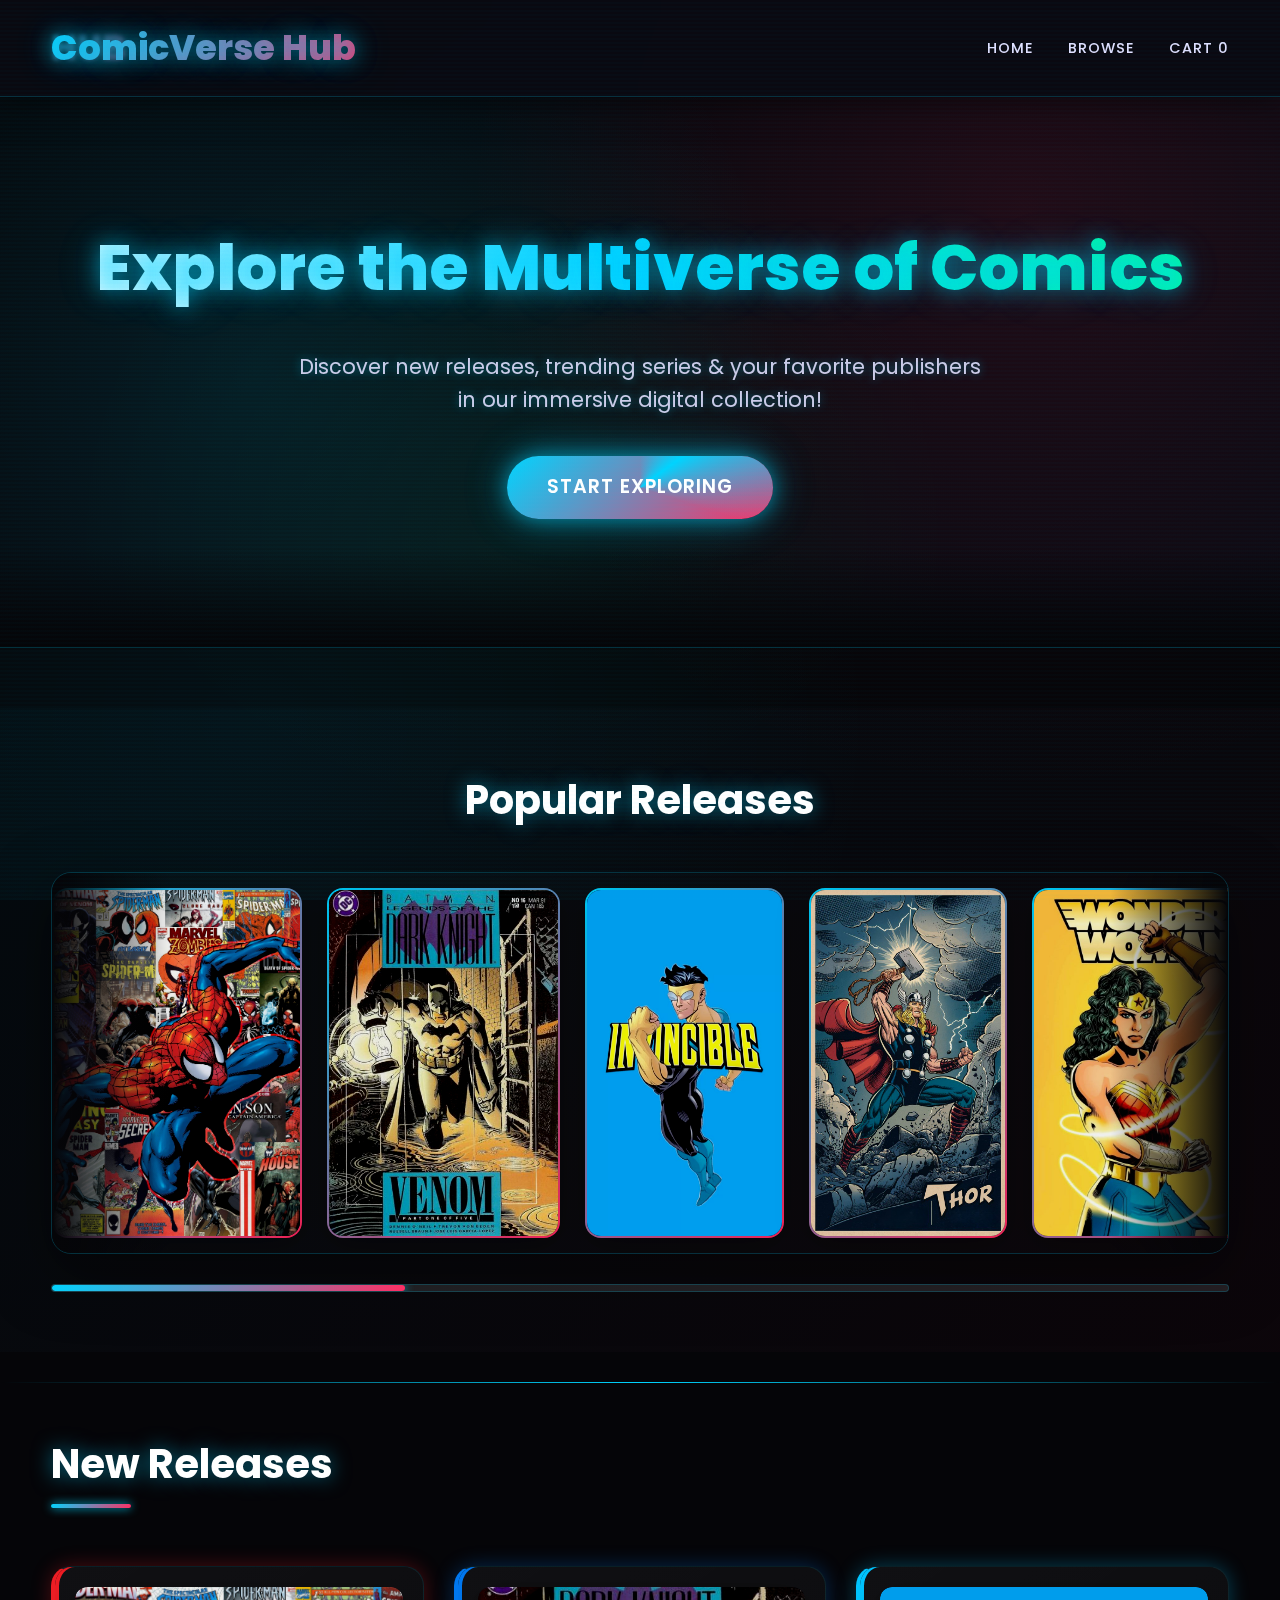
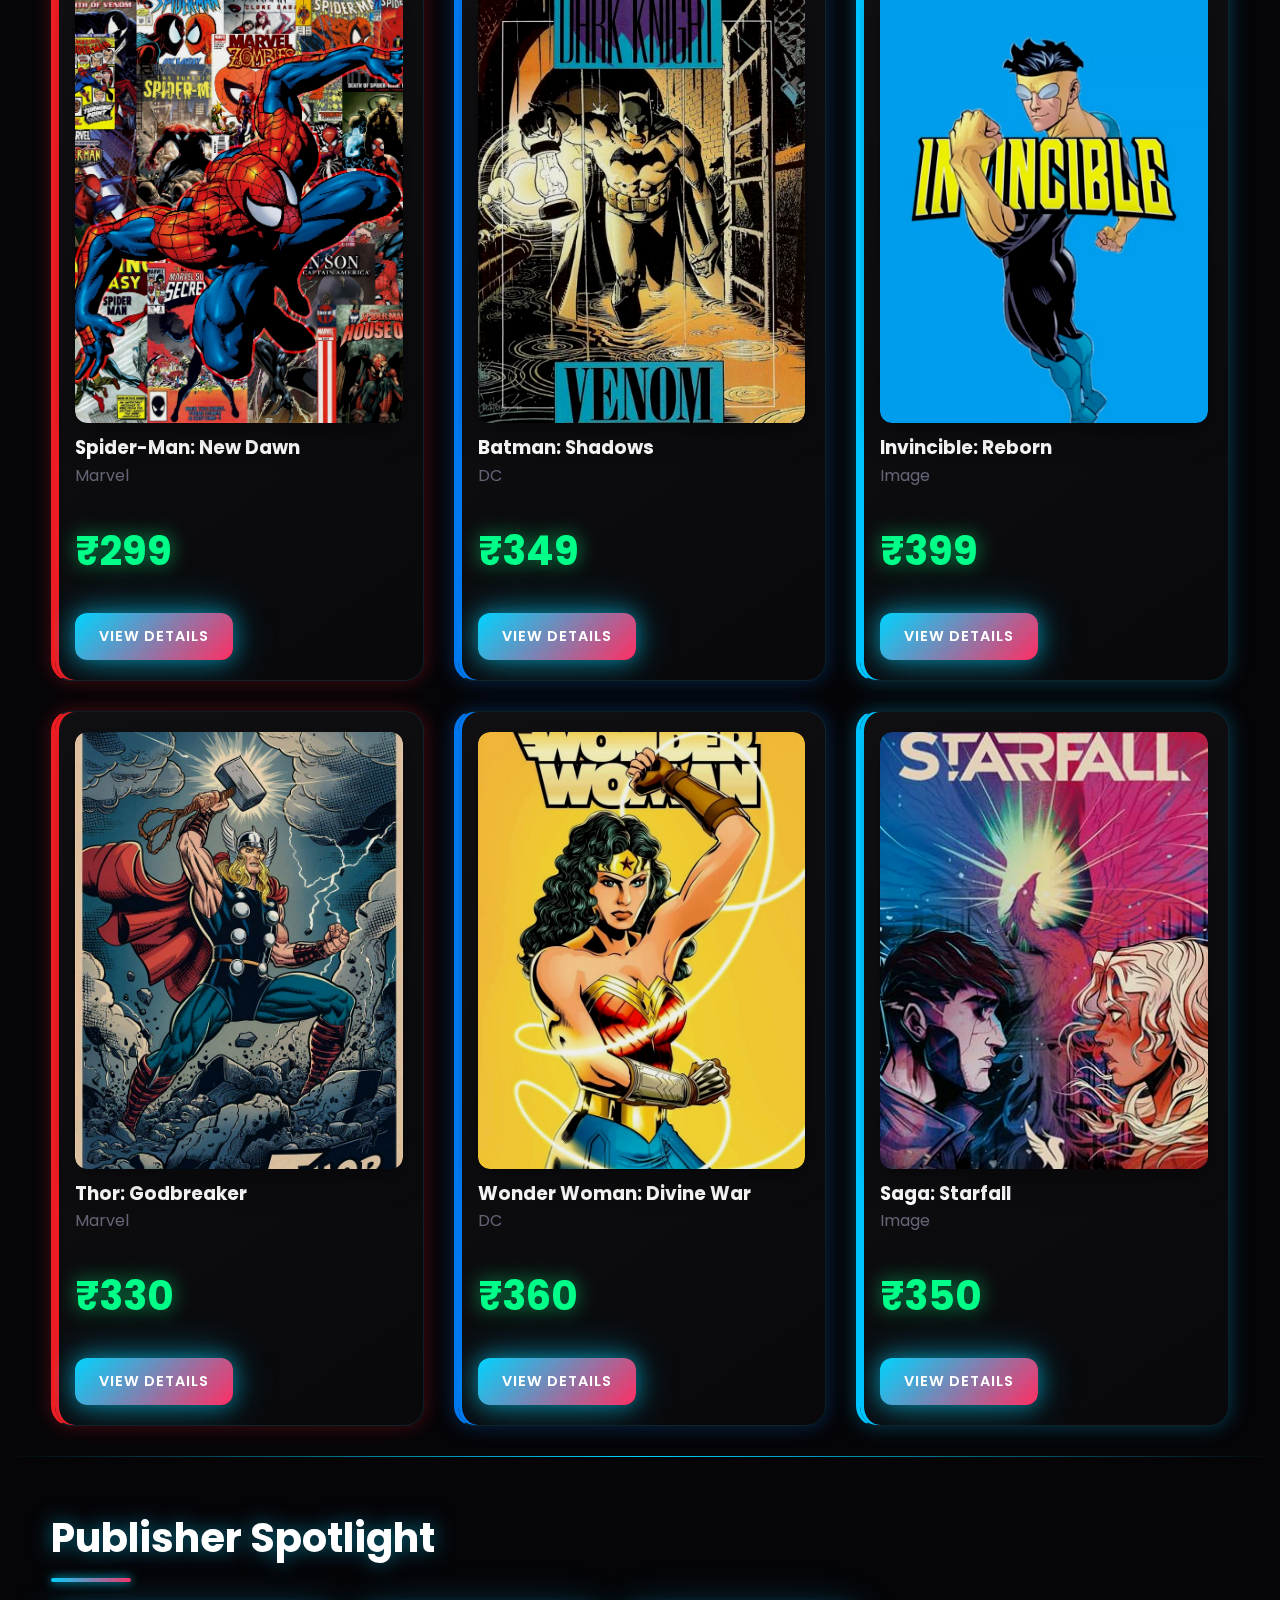
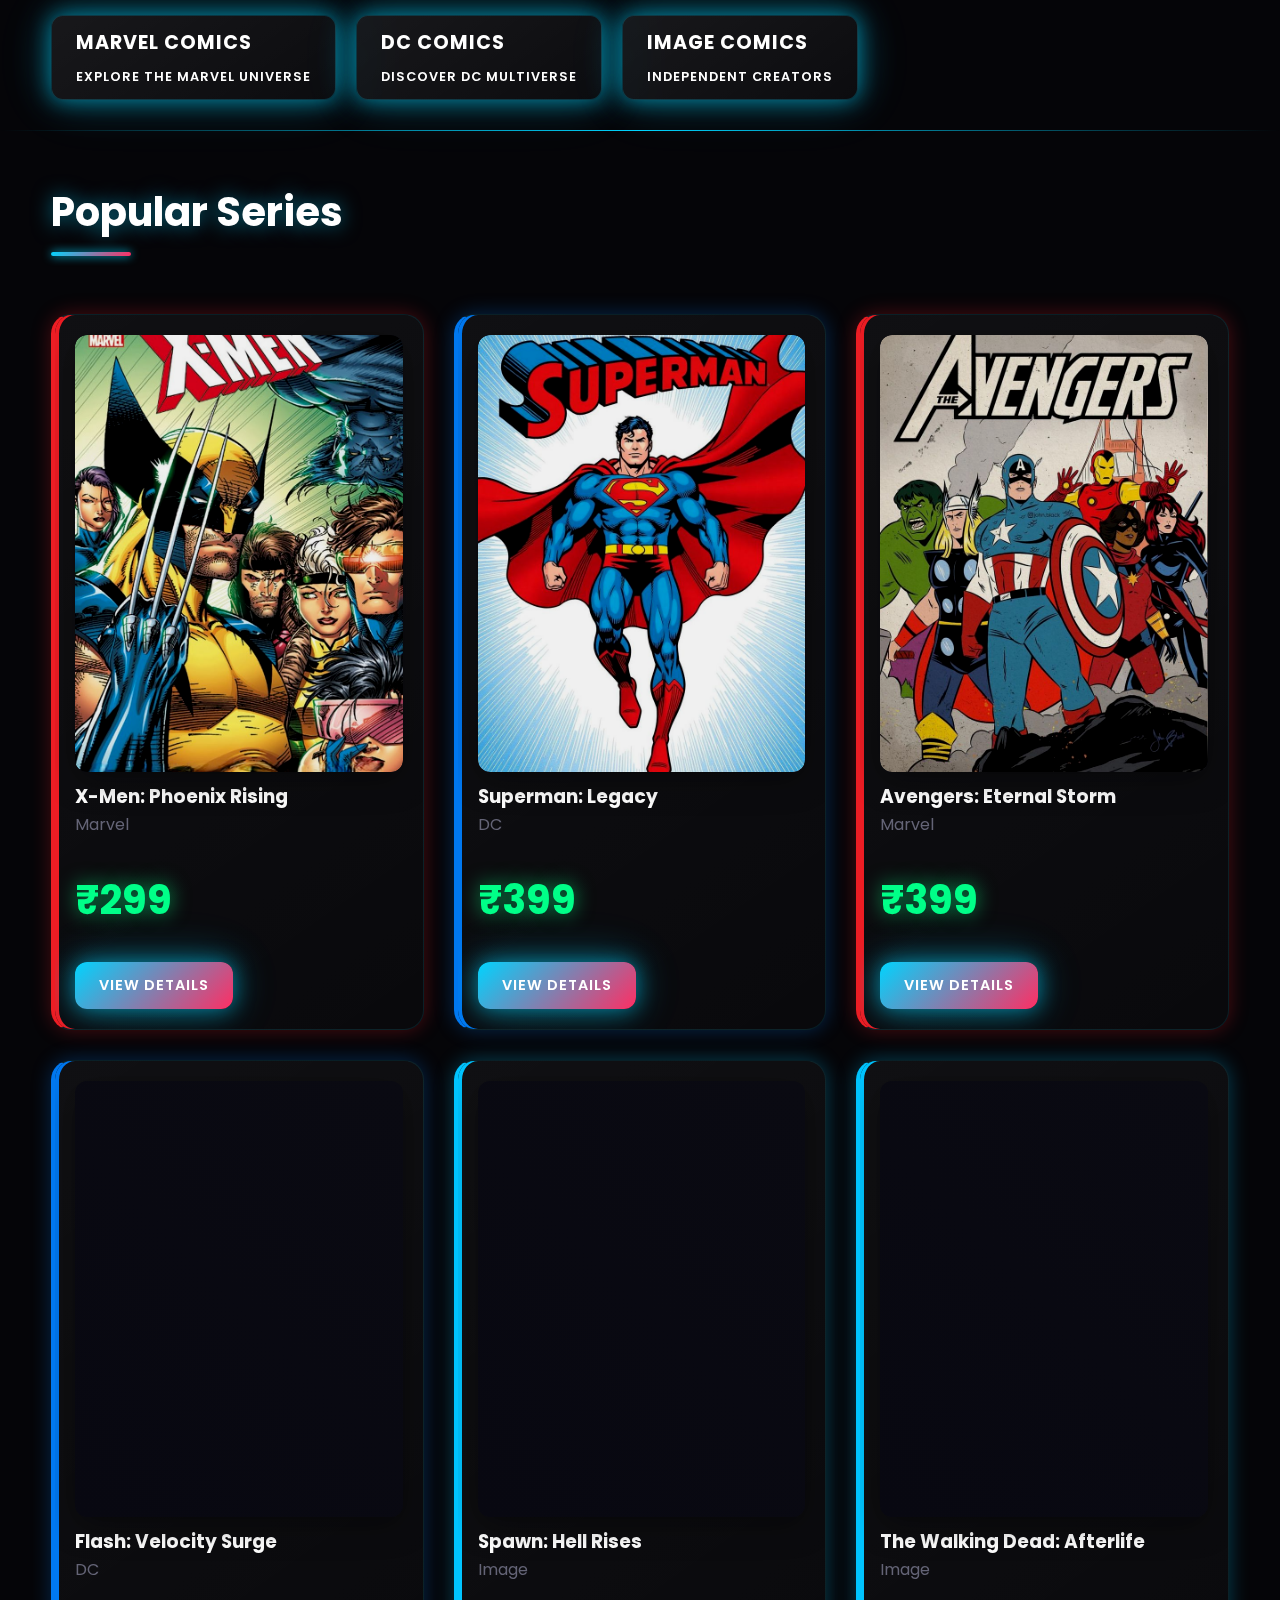
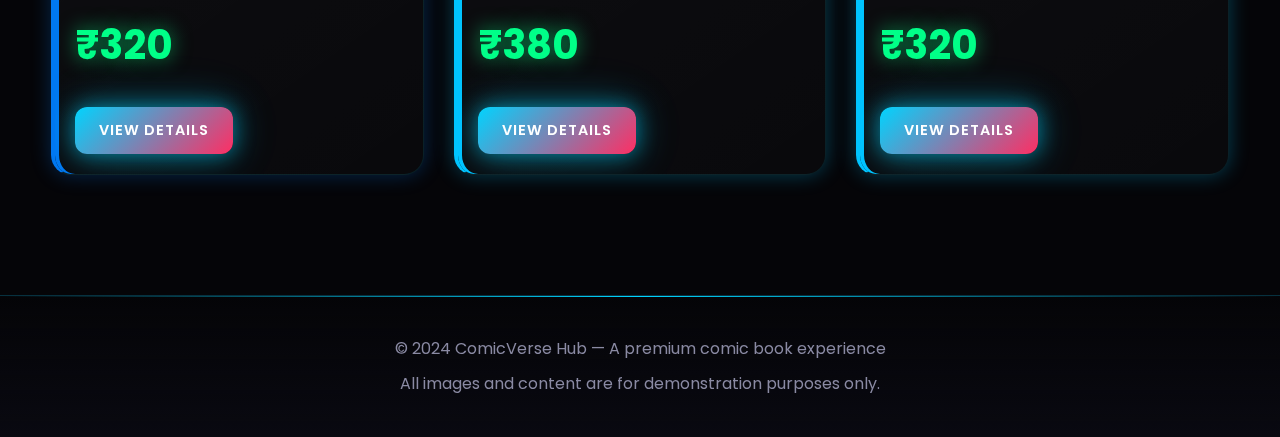
<file: index.html>
<!DOCTYPE html>
<html lang="en">
  <head>
    <meta charset="UTF-8" />
    <meta name="viewport" content="width=device-width, initial-scale=1.0" />
    <title>ComicVerse Hub - Explore the Multiverse of Comics</title>
    <link rel="stylesheet" href="style.css" />
    <link
      href="https://fonts.cdnfonts.com/css/callie-chalk-font"
      rel="stylesheet"
    />
    <link
      href="https://fonts.googleapis.com/css2?family=Poppins:wght@300;400;500;600;700;800&display=swap"
      rel="stylesheet"
    />
    <style>
      @import url("https://fonts.cdnfonts.com/css/callie-chalk-font");
    </style>
  </head>
  <body>
    <div id="cart-msg"></div>
    
    <header class="site-header">
      <div class="header-inner container">
        <h1 class="logo">ComicVerse Hub</h1>
        <nav class="nav">
          <a href="index.html">Home</a>
          <a href="browse.html">Browse</a>
          <a href="cart.html">Cart <span class="cart-count">0</span></a>
        </nav>
      </div>
    </header>

    <!-- HERO SECTION -->
    <section class="hero-section">
      <div class="container">
        <h2>Explore the Multiverse of Comics</h2>
        <p>
          Discover new releases, trending series & your favorite publishers in our immersive digital collection!
        </p>
        <a href="browse.html" class="btn hero-btn">Start Exploring</a>
      </div>
    </section>

    <!-- POPULAR RELEASES SLIDER -->
    <section class="photo-gallery">
      <div class="container">
        <h2>Popular Releases</h2>

        <div class="slider-wrapper">
          <div class="image-slider" id="parallax-slider"></div>
        </div>

        <div class="scrollbar">
          <div class="scroll-thumb"></div>
        </div>
      </div>
    </section>

    <!-- NEW RELEASES SECTION -->
    <section class="home-section">
      <div class="container">
        <h2 class="section-title">New Releases</h2>
        <div id="new-releases" class="cards-grid"></div>
      </div>
    </section>

    <!-- PUBLISHER SPOTLIGHT -->
    <section class="home-section">
      <div class="container">
        <h2 class="section-title">Publisher Spotlight</h2>
        <div class="publisher-row"></div>
      </div>
    </section>

    <!-- POPULAR SERIES SECTION -->
    <section class="home-section">
      <div class="container">
        <h2 class="section-title">Popular Series</h2>
        <div id="popular-series" class="cards-grid"></div>
      </div>
    </section>

    <footer class="site-footer">
      <div class="container">
        <p>© 2024 ComicVerse Hub — A premium comic book experience</p>
        <p class="muted" style="margin-top: 10px;">All images and content are for demonstration purposes only.</p>
      </div>
    </footer>

    <script src="js/comics.js"></script>
    <script src="js/main.js"></script>
    <script>
      // Enhanced slider functionality
      document.addEventListener("DOMContentLoaded", () => {
        const slider = document.getElementById("parallax-slider");

        if (!slider || !window.COMICS) return;

        // Use same 9 comics or pick latest 9
        const sliderComics = [...COMICS].slice(0, 9);

        slider.innerHTML = sliderComics
          .map(
            (c) => `
          <img 
            src="${c.cover}" 
            alt="${c.title}" 
            onclick="openComic(${c.id})"
            loading="lazy"
          />
        `
          )
          .join("");
          
        // Add parallax effect to slider
        let mouseX = 0;
        document.addEventListener('mousemove', (e) => {
          mouseX = e.clientX / window.innerWidth;
          const translateX = (mouseX - 0.5) * 20;
          slider.style.transform = `translateX(calc(-50% + ${translateX}px))`;
        });
      });

      // REUSE your existing function
      function openComic(id) {
        // Add click animation
        const img = event.target;
        img.style.transform = 'scale(0.9)';
        
        setTimeout(() => {
          window.location.href = "comic-detail.html?id=" + id;
        }, 200);
      }
    </script>
  </body>
</html>
</file>
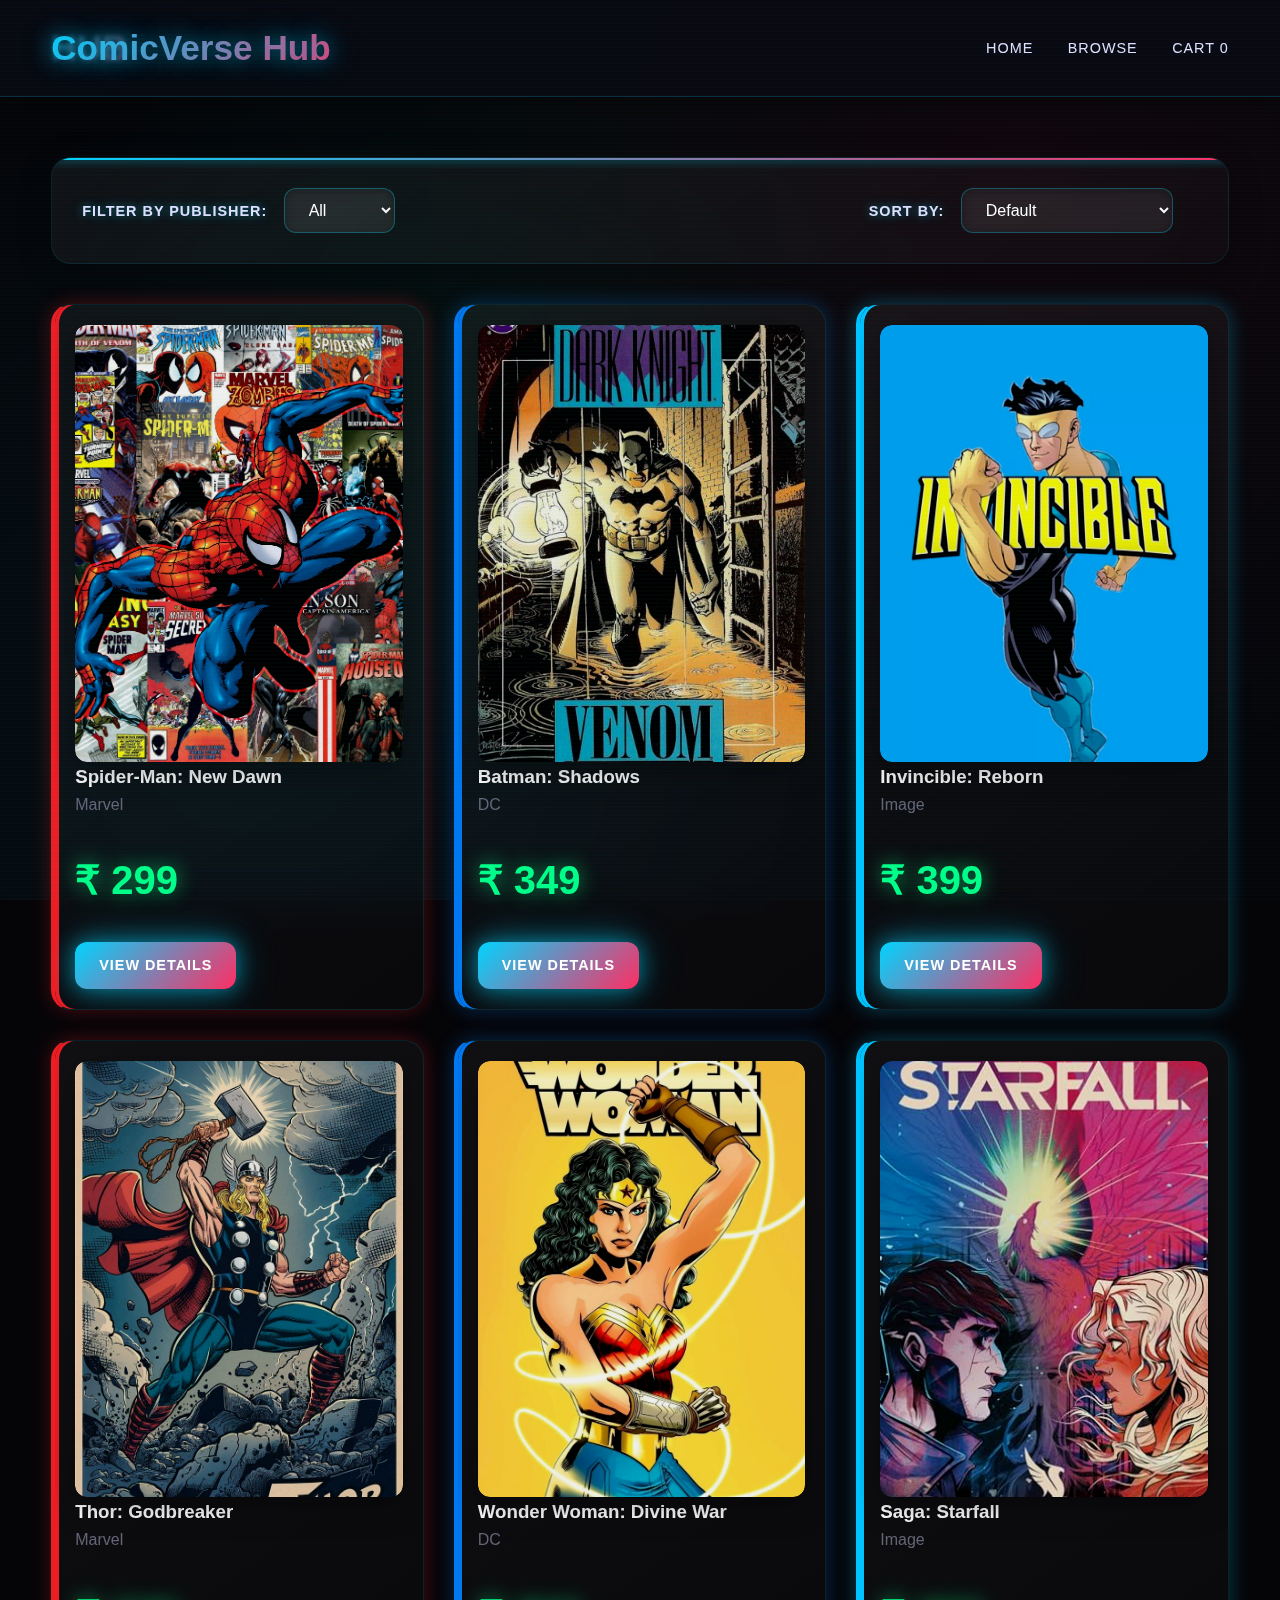
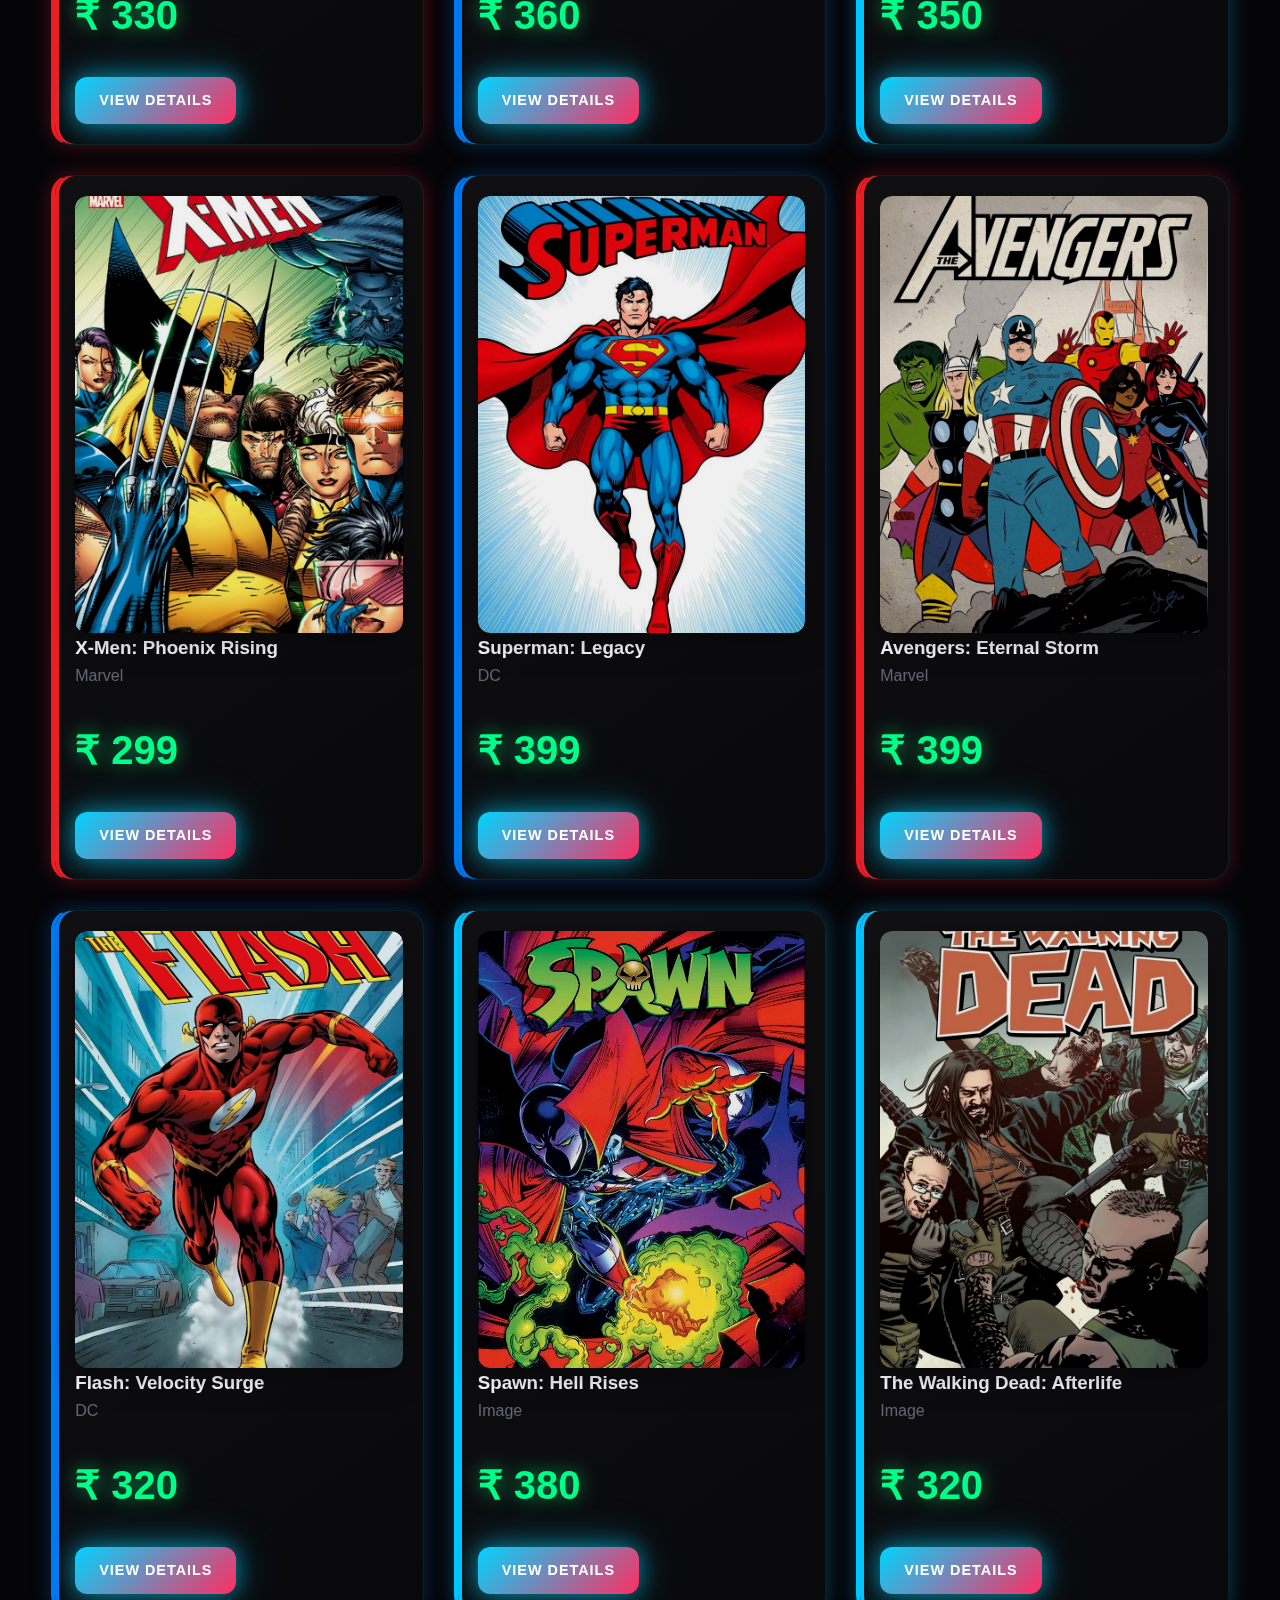
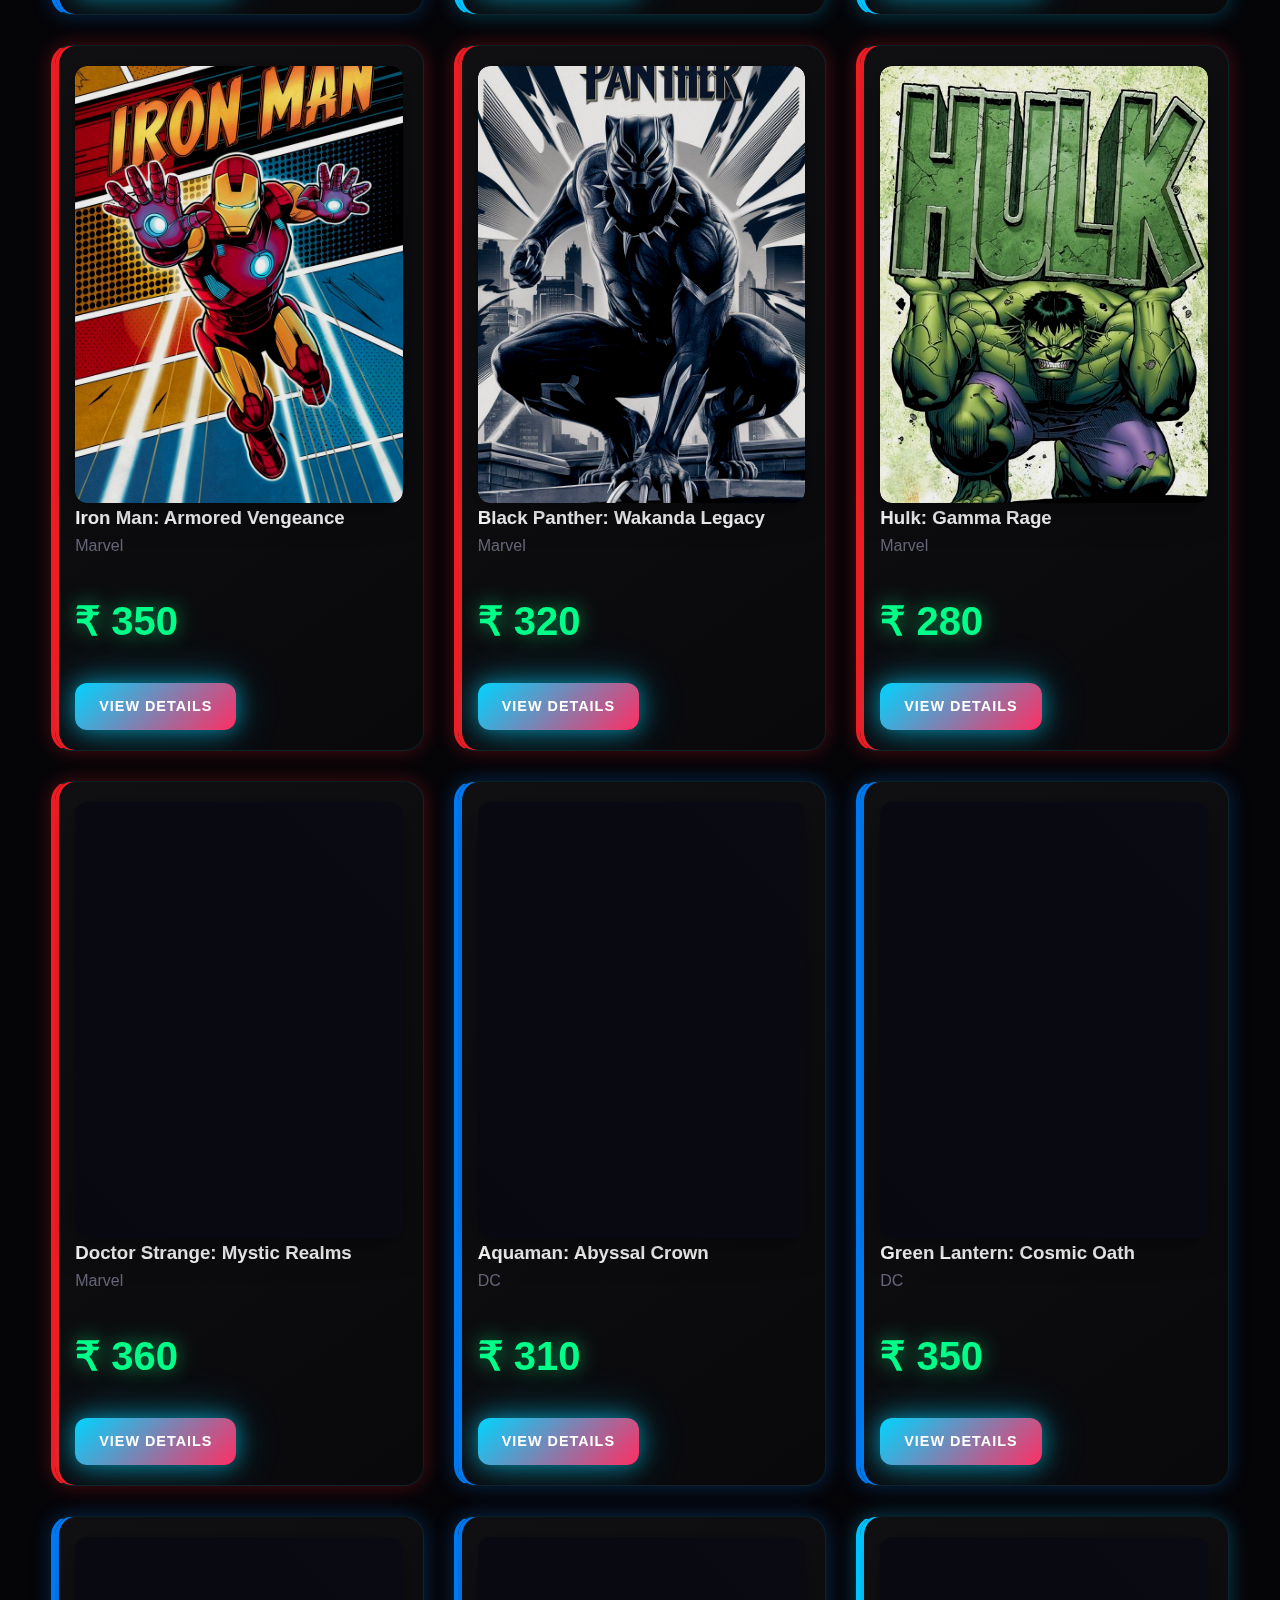
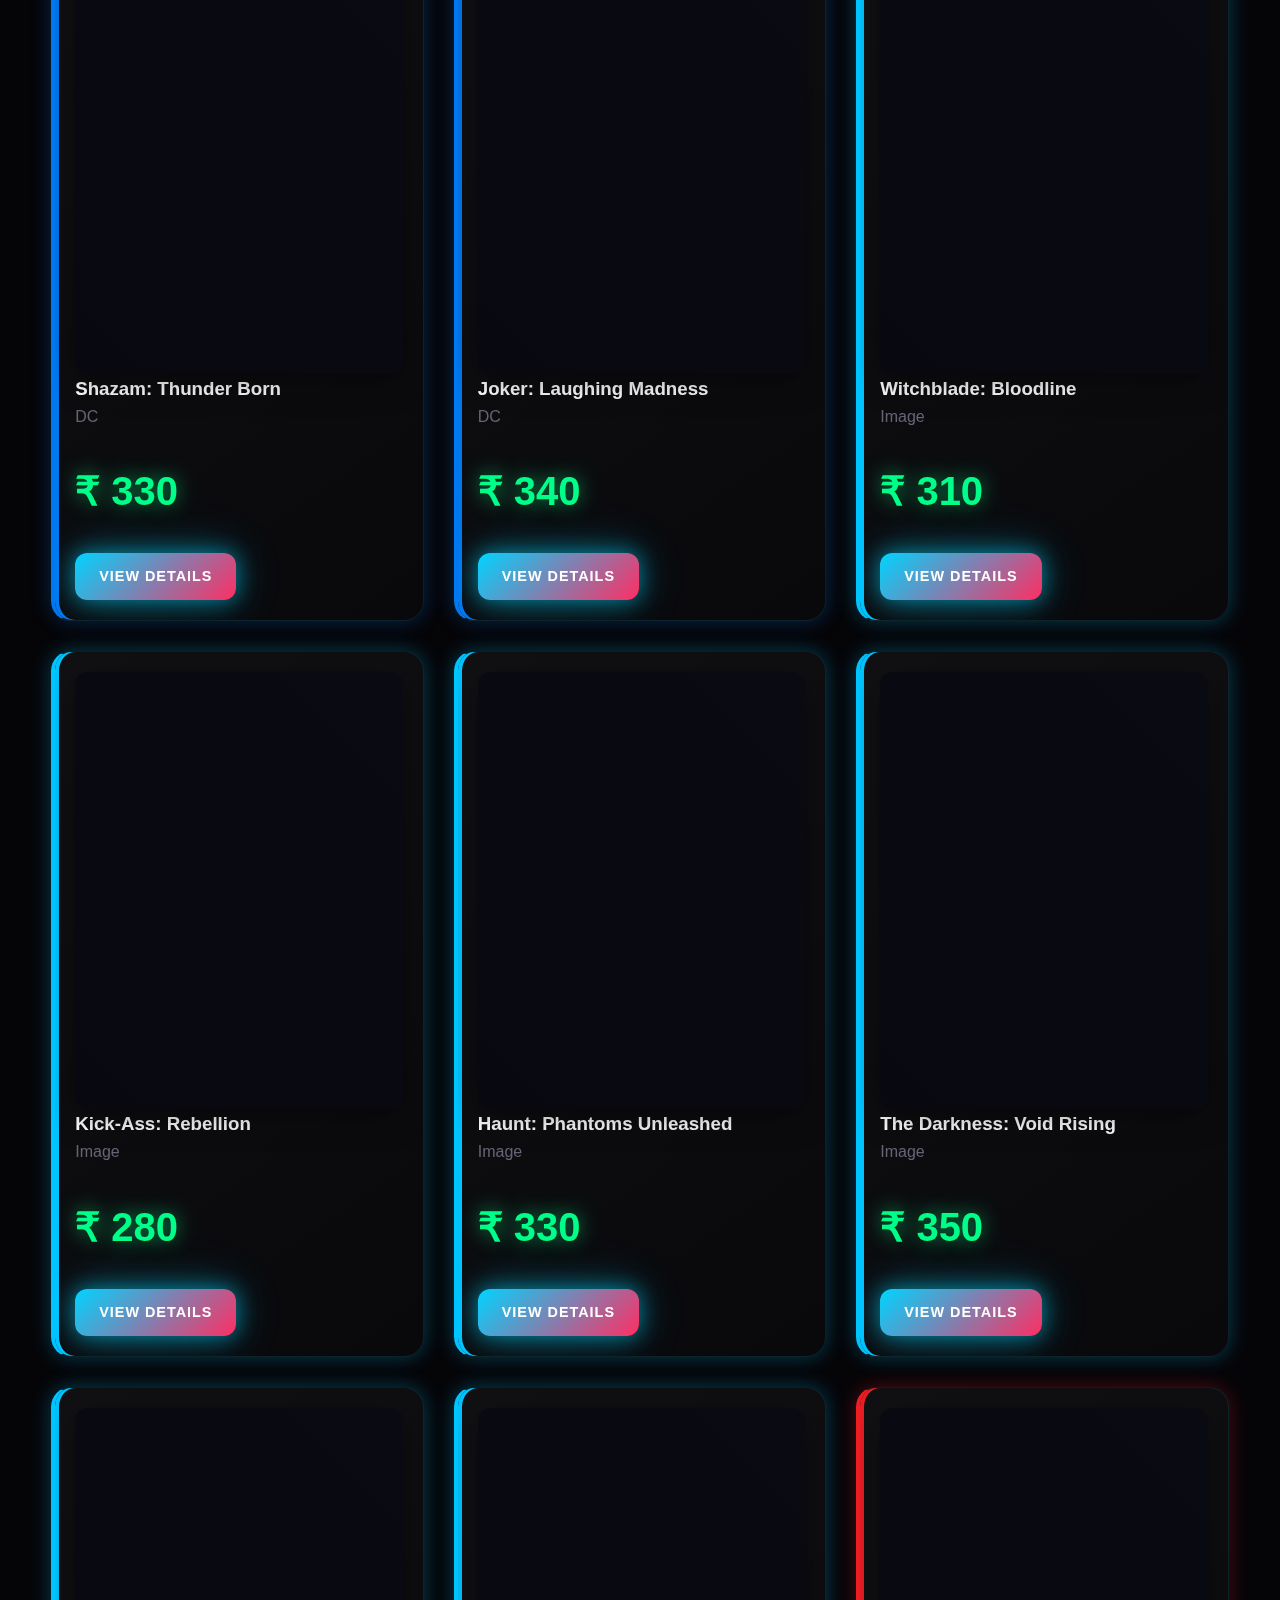
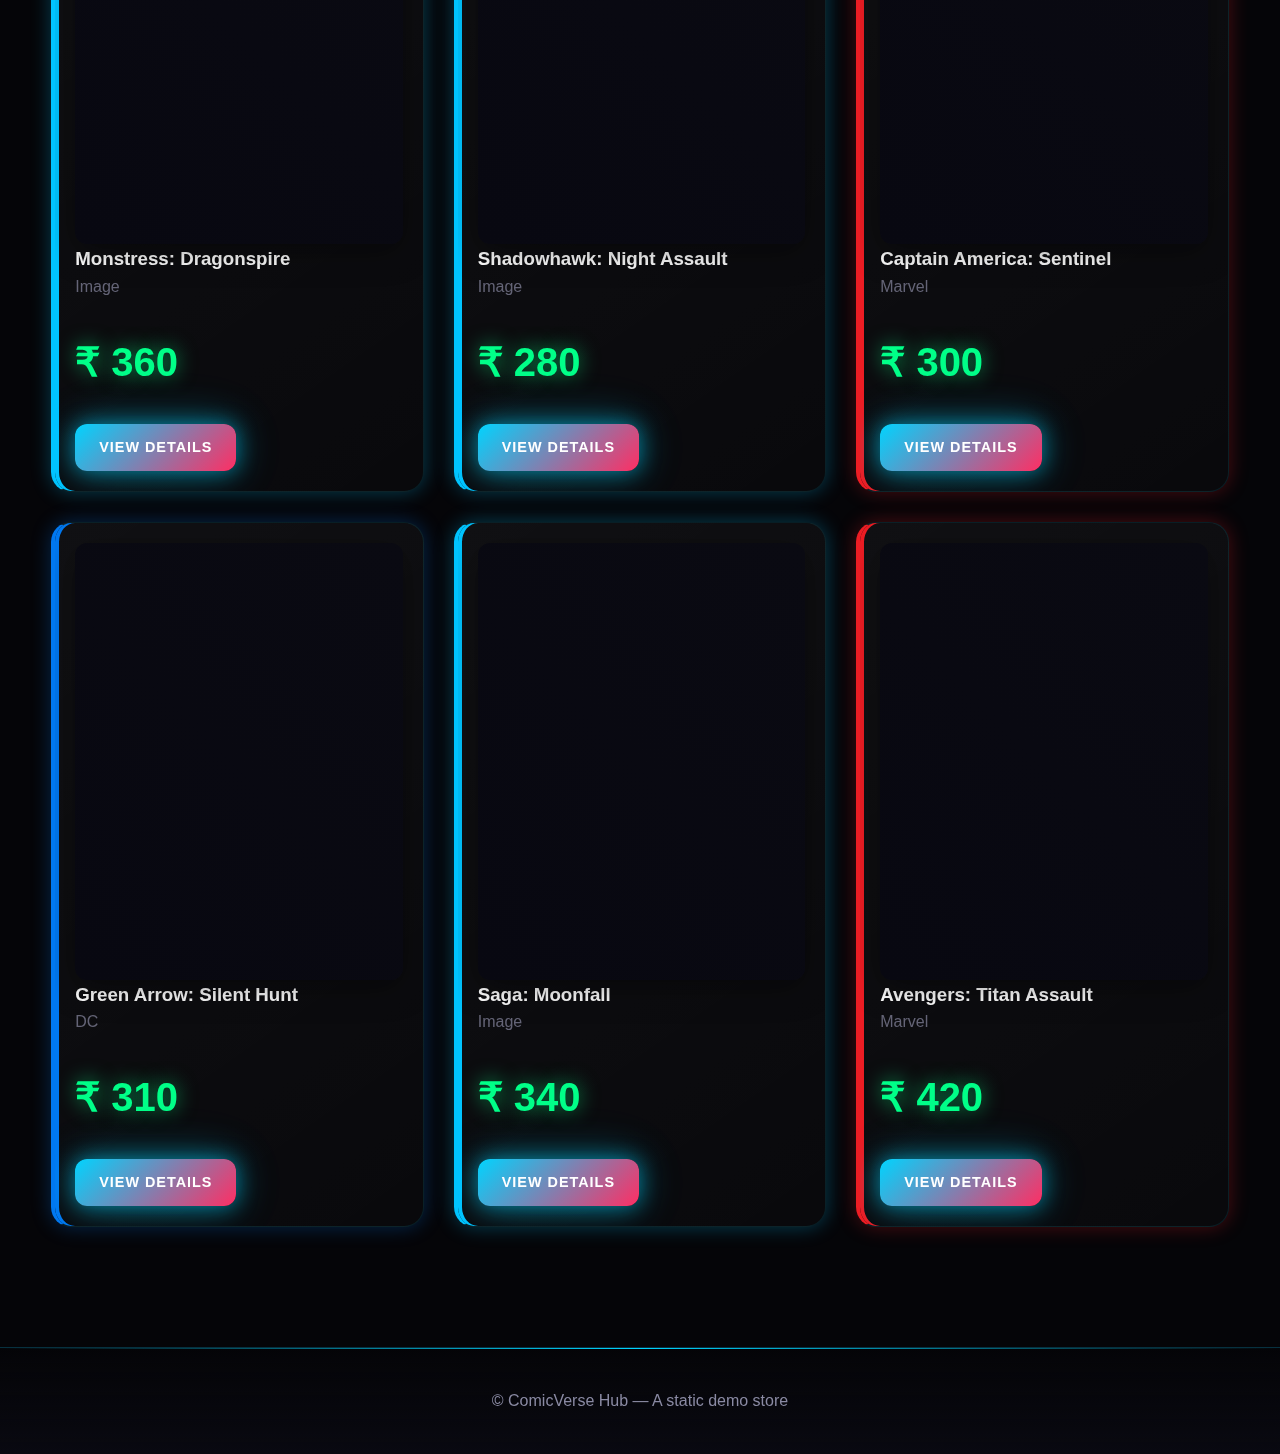
<file: browse.html>
<!DOCTYPE html>
<html lang="en">
  <head>
    <meta charset="utf-8" />
    <meta name="viewport" content="width=device-width, initial-scale=1" />
    <title>Browse — ComicVerse Hub</title>
    <link rel="stylesheet" href="style.css" />
  </head>
  <body>
    <header class="site-header">
      <div class="container header-inner">
        <h1 class="logo">ComicVerse Hub</h1>
        <nav class="nav">
          <a href="index.html">Home</a>
          <a href="browse.html">Browse</a>
          <a href="cart.html">Cart <span id="cart-count">0</span></a>
        </nav>
      </div>
    </header>

    <main class="container">
      <section class="controls">
        <div>
          <label>Filter by publisher:</label>
          <select id="filter-publisher">
            <option value="all">All</option>
          </select>
        </div>
        <div>
          <label>Sort by:</label>
          <select id="sort-by">
            <option value="default">Default</option>
            <option value="price-asc">Price: Low → High</option>
            <option value="title-az">Title: A → Z</option>
            <option value="date-desc">Release: New → Old</option>
          </select>
        </div>
        <div>
          <input id="search" placeholder="Search by title or character" />
        </div>
      </section>

      <section id="comics-grid" class="cards-grid"></section>
    </main>

    <footer class="site-footer">
      <div class="container">
        <p>© ComicVerse Hub — A static demo store</p>
      </div>
    </footer>

    <script src="js/comics.js"></script>
    <script src="js/browse.js"></script>
  </body>
</html>
</file>
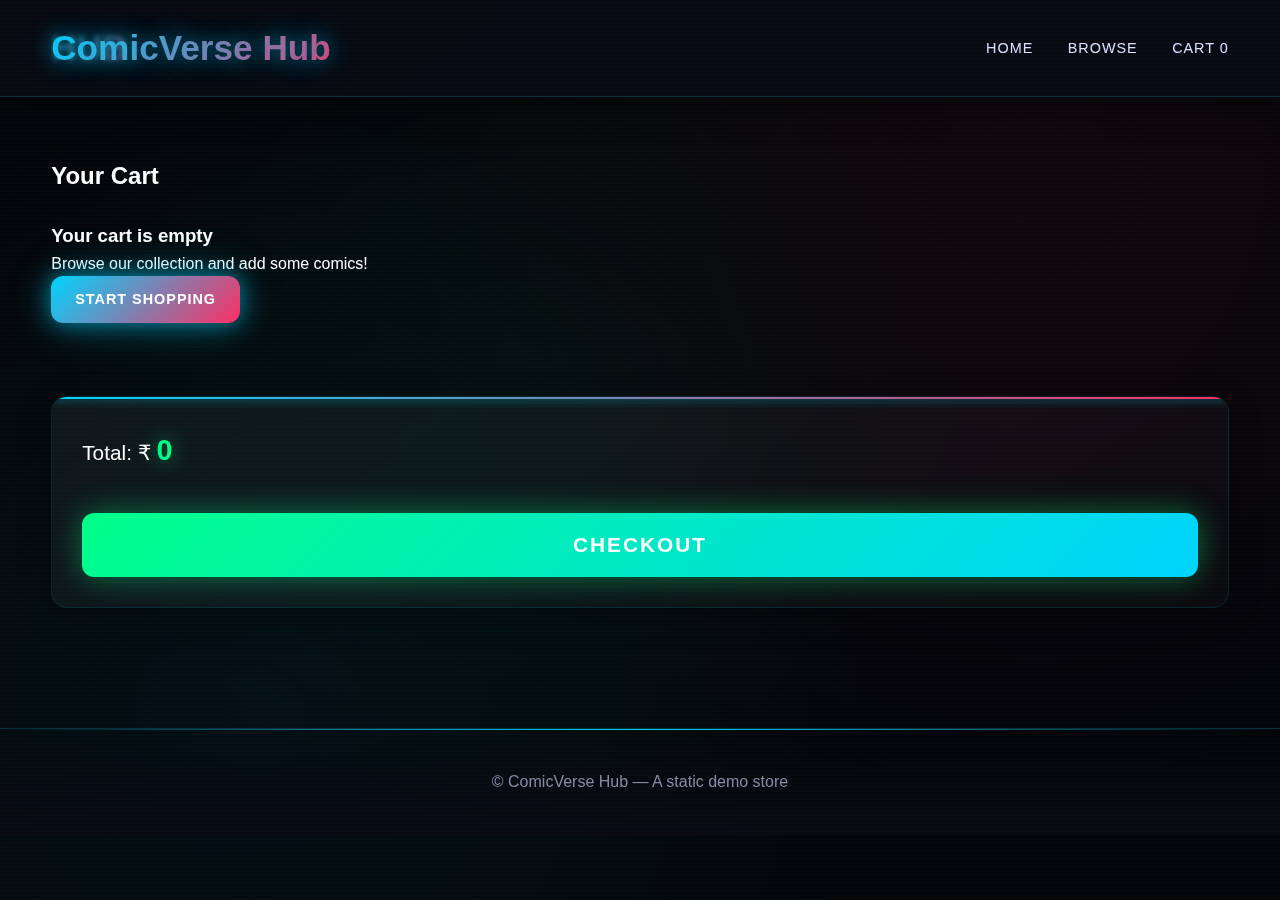
<file: cart.html>
<!DOCTYPE html>
<html lang="en">
  <head>
    <meta charset="utf-8" />
    <meta name="viewport" content="width=device-width, initial-scale=1" />
    <title>Cart — ComicVerse Hub</title>
    <link rel="stylesheet" href="style.css" />
  </head>
  <body>
    <div id="cart-msg"></div>

    <header class="site-header">
      <div class="container header-inner">
        <h1 class="logo">ComicVerse Hub</h1>
        <nav class="nav">
          <a href="index.html">Home</a>
          <a href="browse.html">Browse</a>
          <a href="cart.html">Cart <span id="cart-count">0</span></a>
        </nav>
      </div>
    </header>

    <main class="container cart-page">
      <h2>Your Cart</h2>
      <div id="cart-items"></div>
      <div class="cart-summary">
        <p>Total: ₹ <span id="cart-total">0</span></p>
        <button id="checkout">Checkout</button>
      </div>
    </main>

    <footer class="site-footer">
      <div class="container">
        <p>© ComicVerse Hub — A static demo store</p>
      </div>
    </footer>

    <script src="js/comics.js"></script>
    <script src="js/cart.js"></script>
  </body>
</html>
</file>
<file: style.css>
/* ==== RESET & VARIABLES ==== */
:root {
  --primary: #00d4ff;
  --primary-dark: #0099cc;
  --secondary: #ff2e63;
  --accent: #00ff88;
  --dark: #0a0a12;
  --darker: #050508;
  --darker-alt: #080811;
  --light: #e0e0ff;
  --white: #ffffff;
  --gray: #8a8aa3;
  --success: #00ff88;
  --danger: #ff2e63;
  --warning: #ffaa00;
  --neon-glow: 0 0 20px rgba(0, 212, 255, 0.5),
               0 0 40px rgba(0, 212, 255, 0.3),
               0 0 60px rgba(0, 212, 255, 0.1);
  
  --gradient: linear-gradient(135deg, var(--primary), var(--secondary));
  --gradient-dark: linear-gradient(135deg, var(--darker), var(--dark));
  --gradient-accent: linear-gradient(135deg, var(--accent), var(--primary));
  --shadow: 0 8px 32px rgba(0, 0, 0, 0.3);
  --shadow-lg: 0 20px 60px rgba(0, 0, 0, 0.5);
  --transition: all 0.4s cubic-bezier(0.25, 0.8, 0.25, 1);
  --transition-fast: all 0.2s ease;
  --transition-slow: all 0.8s cubic-bezier(0.16, 1, 0.3, 1);
}

* {
  margin: 0;
  padding: 0;
  box-sizing: border-box;
}

body {
  background: var(--darker);
  color: var(--white);
  font-family: 'Poppins', sans-serif;
  line-height: 1.6;
  overflow-x: hidden;
  background-image: 
    radial-gradient(circle at 20% 80%, rgba(0, 212, 255, 0.05) 0%, transparent 50%),
    radial-gradient(circle at 80% 20%, rgba(255, 46, 99, 0.05) 0%, transparent 50%),
    radial-gradient(circle at 40% 40%, rgba(0, 255, 136, 0.03) 0%, transparent 50%);
  background-attachment: fixed;
}

a {
  text-decoration: none;
  color: inherit;
}

/* ==== CYBER SCANLINES ==== */
body::before {
  content: '';
  position: fixed;
  top: 0;
  left: 0;
  width: 100%;
  height: 100%;
  background: linear-gradient(
    to bottom,
    transparent 50%,
    rgba(0, 212, 255, 0.02) 50%
  );
  background-size: 100% 4px;
  pointer-events: none;
  z-index: 9999;
  animation: scanlines 1s linear infinite;
}

@keyframes scanlines {
  0% { transform: translateY(0); }
  100% { transform: translateY(4px); }
}

/* ==== GENERIC ==== */
.container {
  width: 92%;
  max-width: 1400px;
  margin: auto;
}

.price {
  font-weight: 700;
  margin: 6px 0;
  color: var(--accent);
  text-shadow: 0 0 10px rgba(0, 255, 136, 0.5);
}

.btn,
.add-btn {
  background: var(--gradient);
  color: white;
  padding: 12px 24px;
  border-radius: 12px;
  display: inline-block;
  cursor: pointer;
  transition: var(--transition);
  border: none;
  font-weight: 600;
  position: relative;
  overflow: hidden;
  z-index: 1;
  text-transform: uppercase;
  letter-spacing: 1px;
  font-size: 0.9rem;
  box-shadow: var(--neon-glow);
}

.btn::before,
.add-btn::before {
  content: '';
  position: absolute;
  top: 0;
  left: -100%;
  width: 100%;
  height: 100%;
  background: linear-gradient(90deg, transparent, rgba(255, 255, 255, 0.2), transparent);
  transition: var(--transition-slow);
  z-index: -1;
}

.btn:hover::before,
.add-btn:hover::before {
  left: 100%;
}

.btn:hover,
.add-btn:hover {
  transform: translateY(-3px) scale(1.05);
  box-shadow: 0 0 30px rgba(0, 212, 255, 0.8),
              inset 0 0 20px rgba(255, 255, 255, 0.1);
}

/* ==== HEADER ==== */
.site-header {
  background: rgba(10, 10, 18, 0.9);
  padding: 20px 0;
  color: white;
  position: sticky;
  top: 0;
  z-index: 1000;
  backdrop-filter: blur(20px);
  border-bottom: 1px solid rgba(0, 212, 255, 0.2);
  animation: slideDown 0.6s cubic-bezier(0.16, 1, 0.3, 1);
  box-shadow: 0 4px 30px rgba(0, 0, 0, 0.5);
}

@keyframes slideDown {
  from { 
    transform: translateY(-100%) scale(0.9);
    opacity: 0;
  }
  to { 
    transform: translateY(0) scale(1);
    opacity: 1;
  }
}

.header-inner {
  display: flex;
  align-items: center;
  justify-content: space-between;
}

.logo {
  font-size: 2.2rem;
  font-weight: 800;
  background: var(--gradient);
  -webkit-background-clip: text;
  -webkit-text-fill-color: transparent;
  position: relative;
  text-shadow: var(--neon-glow);
  animation: logoGlitch 5s infinite;
}

@keyframes logoGlitch {
  0%, 100% { transform: translateX(0) skew(0); }
  95% { transform: translateX(0) skew(0); }
  96% { transform: translateX(-2px) skew(-2deg); }
  97% { transform: translateX(2px) skew(2deg); }
  98% { transform: translateX(-1px) skew(-1deg); }
}

.logo::after {
  content: 'HUB';
  position: absolute;
  top: 0;
  left: 0;
  background: var(--gradient);
  -webkit-background-clip: text;
  -webkit-text-fill-color: transparent;
  opacity: 0.5;
  filter: blur(2px);
  z-index: -1;
  animation: logoDouble 3s ease-in-out infinite;
}

@keyframes logoDouble {
  0%, 100% { transform: translate(0, 0); opacity: 0.5; }
  50% { transform: translate(2px, 1px); opacity: 0.3; }
}

.nav a {
  margin-left: 30px;
  color: var(--light);
  transition: var(--transition);
  position: relative;
  padding: 8px 0;
  font-weight: 500;
  text-transform: uppercase;
  letter-spacing: 1px;
  font-size: 0.9rem;
}

.nav a::before {
  content: '';
  position: absolute;
  bottom: 0;
  left: 0;
  width: 0;
  height: 2px;
  background: var(--gradient);
  transition: var(--transition);
  box-shadow: 0 0 10px var(--primary);
}

.nav a::after {
  content: '';
  position: absolute;
  bottom: -5px;
  left: 0;
  width: 100%;
  height: 1px;
  background: linear-gradient(90deg, transparent, var(--primary), transparent);
  opacity: 0;
  transition: var(--transition);
}

.nav a:hover {
  color: var(--white);
  text-shadow: 0 0 10px var(--primary);
}

.nav a:hover::before {
  width: 100%;
}

.nav a:hover::after {
  opacity: 1;
}

/* ==== CARDS GRID ==== */
.cards-grid {
  margin-top: 40px;
  display: grid;
  gap: 30px;
  grid-template-columns: repeat(auto-fill, minmax(280px, 1fr));
}

.card,
.comic-card {
  background: linear-gradient(145deg, rgba(255, 255, 255, 0.05), rgba(255, 255, 255, 0.02));
  border-radius: 20px;
  padding: 20px;
  box-shadow: var(--shadow);
  transition: var(--transition);
  cursor: pointer;
  backdrop-filter: blur(20px);
  border: 1px solid rgba(0, 212, 255, 0.1);
  position: relative;
  overflow: hidden;
  animation: cardAppear 0.6s cubic-bezier(0.16, 1, 0.3, 1);
}

@keyframes cardAppear {
  from {
    opacity: 0;
    transform: translateY(30px) scale(0.9);
  }
  to {
    opacity: 1;
    transform: translateY(0) scale(1);
  }
}

.card::before,
.comic-card::before {
  content: '';
  position: absolute;
  top: 0;
  left: -100%;
  width: 100%;
  height: 100%;
  background: linear-gradient(90deg, transparent, rgba(0, 212, 255, 0.1), transparent);
  transition: var(--transition-slow);
  z-index: 1;
}

.card:hover::before,
.comic-card:hover::before {
  left: 100%;
}

.card::after,
.comic-card::after {
  content: '';
  position: absolute;
  inset: 0;
  border-radius: 20px;
  padding: 2px;
  background: var(--gradient);
  mask: linear-gradient(#fff 0 0) content-box, linear-gradient(#fff 0 0);
  mask-composite: exclude;
  opacity: 0;
  transition: var(--transition);
}

.card:hover::after,
.comic-card:hover::after {
  opacity: 1;
}

.card:hover,
.comic-card:hover {
  transform: translateY(-10px) scale(1.02);
  box-shadow: var(--shadow-lg),
              inset 0 0 50px rgba(0, 212, 255, 0.1);
  border-color: rgba(0, 212, 255, 0.3);
}

/* Make all card images SAME size */
.comic-img {
  width: 100%;
  aspect-ratio: 3 / 4;
  overflow: hidden;
  border-radius: 12px;
  background: linear-gradient(45deg, var(--darker-alt), var(--dark));
  position: relative;
  box-shadow: 0 8px 32px rgba(0, 0, 0, 0.4);
}

.comic-img::before {
  content: '';
  position: absolute;
  inset: 0;
  background: var(--gradient);
  opacity: 0;
  transition: var(--transition);
  z-index: 1;
  mix-blend-mode: overlay;
}

.card:hover .comic-img::before {
  opacity: 0.3;
}

/* Image inside card */
.comic-img img,
.card img {
  width: 100%;
  height: 100%;
  object-fit: cover;
  border-radius: 12px;
  transition: var(--transition);
  filter: brightness(0.9) contrast(1.1);
}

.card:hover img,
.comic-card:hover img {
  transform: scale(1.1) rotate(1deg);
  filter: brightness(1) contrast(1.2);
}

.card .muted {
  opacity: 0.7;
  color: var(--gray);
}

/* ==== ROWS ==== */
.card-row,
.publisher-row {
  display: flex;
  gap: 25px;
  flex-wrap: wrap;
}

/* ==== PUBLISHER TAGS ==== */
.publisher-list,
.publisher-row {
  display: flex;
  gap: 20px;
  margin-top: 15px;
}

.publisher-list a,
.publisher-card {
  background: linear-gradient(145deg, rgba(255, 255, 255, 0.08), rgba(255, 255, 255, 0.03));
  padding: 12px 24px;
  border-radius: 12px;
  font-weight: 600;
  transition: var(--transition);
  cursor: pointer;
  border: 1px solid rgba(0, 212, 255, 0.2);
  backdrop-filter: blur(20px);
  position: relative;
  overflow: hidden;
  text-transform: uppercase;
  letter-spacing: 1px;
  font-size: 0.8rem;
}

.publisher-list a::before,
.publisher-card::before {
  content: '';
  position: absolute;
  top: 0;
  left: -100%;
  width: 100%;
  height: 100%;
  background: linear-gradient(90deg, transparent, rgba(0, 212, 255, 0.2), transparent);
  transition: var(--transition-slow);
}

.publisher-list a:hover::before,
.publisher-card:hover::before {
  left: 100%;
}

.publisher-list a:hover,
.publisher-card:hover {
  background: linear-gradient(145deg, rgba(0, 212, 255, 0.15), rgba(255, 46, 99, 0.1));
  transform: translateY(-5px) scale(1.05);
  box-shadow: var(--neon-glow);
  border-color: var(--primary);
}

/* ==== HERO SECTION ==== */
.hero-section {
  background: linear-gradient(135deg, var(--darker), var(--dark));
  color: white;
  padding: 120px 0;
  text-align: center;
  position: relative;
  overflow: hidden;
  border-bottom: 1px solid rgba(0, 212, 255, 0.2);
}

.hero-section::before {
  content: '';
  position: absolute;
  top: 0;
  left: 0;
  width: 100%;
  height: 100%;
  background: 
    radial-gradient(circle at 20% 50%, rgba(0, 212, 255, 0.1) 0%, transparent 50%),
    radial-gradient(circle at 80% 20%, rgba(255, 46, 99, 0.1) 0%, transparent 50%),
    radial-gradient(circle at 40% 80%, rgba(0, 255, 136, 0.05) 0%, transparent 50%);
  animation: float 15s ease-in-out infinite;
}

.hero-section::after {
  content: '';
  position: absolute;
  bottom: 0;
  left: 0;
  width: 100%;
  height: 100px;
  background: linear-gradient(transparent, var(--darker));
  z-index: 1;
}

@keyframes float {
  0%, 100% { transform: translateY(0px) rotate(0deg); }
  50% { transform: translateY(-20px) rotate(180deg); }
}

.hero-section h2 {
  font-size: 4rem;
  font-weight: 800;
  margin-bottom: 30px;
  background: linear-gradient(45deg, var(--white), var(--primary), var(--accent));
  -webkit-background-clip: text;
  -webkit-text-fill-color: transparent;
  text-shadow: var(--neon-glow);
  animation: titleGlitch 8s infinite;
  position: relative;
  z-index: 2;
}

@keyframes titleGlitch {
  0%, 100% { 
    transform: translateX(0) skew(0);
    text-shadow: var(--neon-glow);
  }
  97% { 
    transform: translateX(0) skew(0);
    text-shadow: var(--neon-glow);
  }
  98% { 
    transform: translateX(-3px) skew(-3deg);
    text-shadow: 0 0 20px var(--secondary),
                 0 0 40px var(--secondary);
  }
  99% { 
    transform: translateX(3px) skew(3deg);
    text-shadow: 0 0 20px var(--accent),
                 0 0 40px var(--accent);
  }
}

.hero-section p {
  margin-top: 20px;
  opacity: 0.9;
  font-size: 1.3rem;
  max-width: 700px;
  margin-left: auto;
  margin-right: auto;
  color: var(--light);
  text-shadow: 0 0 10px rgba(0, 212, 255, 0.5);
  position: relative;
  z-index: 2;
}

.hero-btn {
  margin-top: 40px;
  font-size: 1.2rem;
  padding: 16px 40px;
  border-radius: 50px;
  position: relative;
  overflow: hidden;
  z-index: 2;
  animation: btnPulse 2s ease-in-out infinite;
}

@keyframes btnPulse {
  0%, 100% { 
    box-shadow: var(--neon-glow);
    transform: scale(1);
  }
  50% { 
    box-shadow: 0 0 30px rgba(0, 212, 255, 0.8),
                0 0 60px rgba(0, 212, 255, 0.4);
    transform: scale(1.05);
  }
}

.hero-btn::after {
  content: '';
  position: absolute;
  top: -50%;
  left: -50%;
  width: 200%;
  height: 200%;
  background: conic-gradient(transparent, var(--primary), transparent 30%);
  animation: rotate 3s linear infinite;
  z-index: -1;
}

@keyframes rotate {
  0% { transform: rotate(0deg); }
  100% { transform: rotate(360deg); }
}

/* ==== HOME SECTIONS ==== */
.home-section {
  margin-top: 80px;
  position: relative;
}

.home-section::before {
  content: '';
  position: absolute;
  top: -50px;
  left: 0;
  width: 100%;
  height: 1px;
  background: linear-gradient(90deg, transparent, var(--primary), transparent);
}

.section-title {
  margin-bottom: 30px;
  font-size: 2.5rem;
  font-weight: 700;
  position: relative;
  display: inline-block;
  text-shadow: 0 0 20px rgba(0, 212, 255, 0.5);
}

.section-title::after {
  content: '';
  position: absolute;
  bottom: -12px;
  left: 0;
  width: 80px;
  height: 4px;
  background: var(--gradient);
  border-radius: 2px;
  box-shadow: 0 0 10px var(--primary);
  animation: titleUnderline 3s ease-in-out infinite;
}

@keyframes titleUnderline {
  0%, 100% { width: 80px; }
  50% { width: 120px; }
}

/* ==== DETAIL PAGE ==== */
.detail-page {
  margin-top: 60px;
  display: grid;
  grid-template-columns: 1fr 1fr;
  gap: 60px;
  animation: pageLoad 1s cubic-bezier(0.16, 1, 0.3, 1);
}

@keyframes pageLoad {
  from { 
    opacity: 0;
    transform: translateY(50px) scale(0.95);
  }
  to { 
    opacity: 1;
    transform: translateY(0) scale(1);
  }
}

.cover-wrap {
  width: 100%;
  border-radius: 20px;
  overflow: hidden;
  box-shadow: var(--shadow-lg),
              inset 0 0 50px rgba(0, 212, 255, 0.1);
  position: relative;
  border: 2px solid transparent;
  background: linear-gradient(145deg, var(--darker-alt), var(--dark)) padding-box,
              var(--gradient) border-box;
}

.cover-wrap::before {
  content: '';
  position: absolute;
  inset: 0;
  background: var(--gradient);
  opacity: 0;
  transition: var(--transition);
  z-index: 1;
  mix-blend-mode: overlay;
}

.cover-wrap:hover::before {
  opacity: 0.3;
}

.cover-wrap img {
  width: 100%;
  height: auto;
  display: block;
  transition: var(--transition);
  filter: brightness(0.95) contrast(1.1);
}

.cover-wrap:hover img {
  transform: scale(1.05);
  filter: brightness(1) contrast(1.2);
}

/* ==== CART ==== */
.cart-page {
  margin-top: 60px;
  animation: pageLoad 1s cubic-bezier(0.16, 1, 0.3, 1);
}

.cart-item {
  display: flex;
  background: linear-gradient(145deg, rgba(255, 255, 255, 0.05), rgba(255, 255, 255, 0.02));
  padding: 25px;
  border-radius: 16px;
  margin-bottom: 25px;
  box-shadow: var(--shadow);
  transition: var(--transition);
  backdrop-filter: blur(20px);
  border: 1px solid rgba(0, 212, 255, 0.1);
  align-items: center;
  position: relative;
  overflow: hidden;
}

.cart-item::before {
  content: '';
  position: absolute;
  top: 0;
  left: -100%;
  width: 100%;
  height: 100%;
  background: linear-gradient(90deg, transparent, rgba(0, 212, 255, 0.1), transparent);
  transition: var(--transition-slow);
}

.cart-item:hover::before {
  left: 100%;
}

.cart-item:hover {
  transform: translateY(-5px);
  box-shadow: var(--shadow-lg),
              inset 0 0 30px rgba(0, 212, 255, 0.1);
  border-color: rgba(0, 212, 255, 0.3);
}

.remove-item {
  background: var(--gradient);
  color: white;
  padding: 10px 20px;
  border-radius: 8px;
  border: none;
  cursor: pointer;
  transition: var(--transition);
  font-weight: 600;
  text-transform: uppercase;
  letter-spacing: 1px;
  font-size: 0.8rem;
  box-shadow: 0 0 20px rgba(255, 46, 99, 0.3);
}

.remove-item:hover {
  background: var(--danger);
  transform: scale(1.05);
  box-shadow: 0 0 30px rgba(255, 46, 99, 0.6);
}

.cart-summary {
  background: linear-gradient(145deg, rgba(255, 255, 255, 0.05), rgba(255, 255, 255, 0.02));
  padding: 30px;
  margin-top: 40px;
  border-radius: 16px;
  font-size: 1.3rem;
  backdrop-filter: blur(20px);
  border: 1px solid rgba(0, 212, 255, 0.1);
  box-shadow: var(--shadow);
  position: relative;
  overflow: hidden;
}

.cart-summary::before {
  content: '';
  position: absolute;
  top: 0;
  left: 0;
  width: 100%;
  height: 2px;
  background: var(--gradient);
  box-shadow: 0 0 10px var(--primary);
}

/* ==== FOOTER ==== */
.site-footer {
  margin-top: 120px;
  padding: 40px 0;
  text-align: center;
  background: linear-gradient(180deg, transparent, rgba(10, 10, 18, 0.9));
  color: var(--gray);
  border-top: 1px solid rgba(0, 212, 255, 0.2);
  position: relative;
}

.site-footer::before {
  content: '';
  position: absolute;
  top: 0;
  left: 0;
  width: 100%;
  height: 1px;
  background: linear-gradient(90deg, transparent, var(--primary), transparent);
}

/* ==== PHOTO GALLERY ==== */
.photo-gallery {
  padding: 60px 0;
  margin-top: 60px;
  position: relative;
  overflow: hidden;
}

.photo-gallery::before {
  content: '';
  position: absolute;
  top: 0;
  left: 0;
  width: 100%;
  height: 100%;
  background: var(--gradient);
  opacity: 0.03;
  z-index: -1;
  animation: gradientShift 10s ease-in-out infinite;
}

@keyframes gradientShift {
  0%, 100% { opacity: 0.03; }
  50% { opacity: 0.06; }
}

.photo-gallery h2 {
  font-size: 2.5rem;
  margin-bottom: 40px;
  text-align: center;
  text-shadow: 0 0 20px rgba(0, 212, 255, 0.5);
}

/* Slider */
.slider-wrapper {
  overflow: hidden;
  border-radius: 20px;
  position: relative;
  box-shadow: var(--shadow-lg);
  border: 1px solid rgba(0, 212, 255, 0.2);
}

.slider-wrapper::before {
  content: '';
  position: absolute;
  inset: 0;
  background: linear-gradient(90deg, var(--darker) 0%, transparent 10%, transparent 90%, var(--darker) 100%);
  z-index: 2;
  pointer-events: none;
}

.image-slider {
  display: flex;
  gap: 25px;
  animation: slide 35s linear infinite;
  padding: 15px 0;
}

.image-slider:hover {
  animation-play-state: paused;
}

.image-slider img {
  width: 250px;
  height: 350px;
  border-radius: 16px;
  object-fit: cover;
  transition: var(--transition);
  box-shadow: var(--shadow);
  cursor: pointer;
  filter: brightness(0.9) contrast(1.1);
  border: 2px solid transparent;
  background: linear-gradient(145deg, var(--darker-alt), var(--dark)) padding-box,
              var(--gradient) border-box;
}

.image-slider img:hover {
  transform: scale(1.1) rotate(2deg);
  box-shadow: 0 20px 40px rgba(0, 0, 0, 0.4),
              0 0 30px rgba(0, 212, 255, 0.3);
  filter: brightness(1) contrast(1.2);
  z-index: 10;
}

@keyframes slide {
  0% {
    transform: translateX(0);
  }
  100% {
    transform: translateX(calc(-250px * 9 - 25px * 9));
  }
}

/* Scrollbar */
.scrollbar {
  margin-top: 30px;
  height: 8px;
  background: rgba(255, 255, 255, 0.1);
  border-radius: 10px;
  overflow: hidden;
  position: relative;
  border: 1px solid rgba(0, 212, 255, 0.2);
}

.scroll-thumb {
  height: 100%;
  width: 30%;
  background: var(--gradient);
  border-radius: 10px;
  animation: scrollThumb 35s linear infinite;
  box-shadow: 0 0 10px var(--primary);
}

@keyframes scrollThumb {
  0% {
    margin-left: 0%;
  }
  50% {
    margin-left: 70%;
  }
  100% {
    margin-left: 0%;
  }
}

/* ==== BROWSE PAGE BEAUTIFICATION ==== */
.controls {
  margin-top: 60px;
  padding: 30px;
  background: linear-gradient(145deg, rgba(255, 255, 255, 0.05), rgba(255, 255, 255, 0.02));
  border-radius: 20px;
  box-shadow: var(--shadow);
  display: flex;
  align-items: center;
  justify-content: space-between;
  flex-wrap: wrap;
  gap: 25px;
  backdrop-filter: blur(20px);
  border: 1px solid rgba(0, 212, 255, 0.1);
  animation: controlsAppear 0.8s cubic-bezier(0.16, 1, 0.3, 1);
  position: relative;
  overflow: hidden;
}

@keyframes controlsAppear {
  from {
    opacity: 0;
    transform: translateY(-30px) scale(0.95);
  }
  to {
    opacity: 1;
    transform: translateY(0) scale(1);
  }
}

.controls::before {
  content: '';
  position: absolute;
  top: 0;
  left: 0;
  width: 100%;
  height: 2px;
  background: var(--gradient);
  box-shadow: 0 0 10px var(--primary);
}

/* Label styling */
.controls label {
  font-weight: 600;
  margin-right: 12px;
  color: var(--light);
  text-transform: uppercase;
  letter-spacing: 1px;
  font-size: 0.9rem;
  text-shadow: 0 0 10px rgba(0, 212, 255, 0.5);
}

/* Dropdowns & Search */
.controls select,
.controls input {
  padding: 12px 20px;
  border-radius: 12px;
  border: 1px solid rgba(0, 212, 255, 0.3);
  background: rgba(255, 255, 255, 0.05);
  font-size: 16px;
  outline: none;
  transition: var(--transition);
  color: white;
  backdrop-filter: blur(10px);
  box-shadow: inset 0 2px 10px rgba(0, 0, 0, 0.3);
}

.controls select option {
  background: var(--dark);
  color: white;
  padding: 10px;
}

/* Hover + Focus effects */
.controls select:hover,
.controls input:hover {
  border-color: var(--primary);
  box-shadow: inset 0 2px 10px rgba(0, 0, 0, 0.3),
              0 0 20px rgba(0, 212, 255, 0.2);
}

.controls select:focus,
.controls input:focus {
  border-color: var(--primary);
  background: rgba(255, 255, 255, 0.08);
  box-shadow: inset 0 2px 10px rgba(0, 0, 0, 0.3),
              0 0 30px rgba(0, 212, 255, 0.3);
}

/* Search bar full width on small screens */
@media (max-width: 600px) {
  .controls {
    flex-direction: column;
    align-items: flex-start;
  }

  .controls input {
    width: 100%;
  }
}

.card {
  display: flex;
  flex-direction: column;
  justify-content: space-between;
  position: relative;
  height: 100%;
}

.card > div {
  display: flex;
  flex-direction: column;
  flex-grow: 1;
}

/* Force the View button to stay at bottom-left */
.card .btn {
  margin-top: auto;
  align-self: flex-start;
}

/* ------------------------------
   DETAIL PAGE LAYOUT
------------------------------ */

.detail-page {
  display: flex;
  gap: 60px;
  padding: 60px 0;
}

/* Left area (image section) */
.detail-left {
  flex: 1;
  display: flex;
  justify-content: center;
  align-items: flex-start;
}

/* Wrapper around the image */
.cover-wrap {
  width: 100%;
  max-width: 500px;
  aspect-ratio: 3 / 4;
  overflow: hidden;
  border-radius: 20px;
  background: linear-gradient(145deg, var(--darker-alt), var(--dark));
  display: flex;
  justify-content: center;
  align-items: center;
  position: relative;
}

/* Fit the image inside without distortion */
.cover-wrap img {
  width: 100%;
  height: 100%;
  object-fit: contain;
}

/* ------------------------------
   RIGHT CONTENT SECTION
------------------------------ */

.detail-right {
  flex: 1;
  padding: 30px 0;
}

.detail-right h2 {
  font-size: 3rem;
  margin-bottom: 30px;
  background: linear-gradient(45deg, var(--white), var(--primary), var(--accent));
  -webkit-background-clip: text;
  -webkit-text-fill-color: transparent;
  text-shadow: var(--neon-glow);
  animation: titleGlitch 8s infinite;
}

.price {
  font-size: 2.5rem;
  font-weight: bold;
  margin: 30px 0;
  color: var(--accent);
  text-shadow: 0 0 20px rgba(0, 255, 136, 0.6);
  animation: pricePulse 3s ease-in-out infinite;
}

@keyframes pricePulse {
  0%, 100% { 
    text-shadow: 0 0 20px rgba(0, 255, 136, 0.6);
    transform: scale(1);
  }
  50% { 
    text-shadow: 0 0 30px rgba(0, 255, 136, 0.8),
                 0 0 40px rgba(0, 255, 136, 0.4);
    transform: scale(1.05);
  }
}

#qty {
  width: 100px;
  padding: 12px;
  margin-bottom: 25px;
  border-radius: 10px;
  border: 1px solid rgba(0, 212, 255, 0.3);
  background: rgba(255, 255, 255, 0.05);
  color: white;
  font-size: 1.1rem;
  text-align: center;
  backdrop-filter: blur(10px);
  box-shadow: inset 0 2px 10px rgba(0, 0, 0, 0.3);
  transition: var(--transition);
}

#qty:focus {
  border-color: var(--primary);
  box-shadow: inset 0 2px 10px rgba(0, 0, 0, 0.3),
              0 0 20px rgba(0, 212, 255, 0.3);
}

#add-cart {
  padding: 15px 30px;
  background: var(--gradient);
  color: white;
  border: none;
  border-radius: 12px;
  cursor: pointer;
  font-weight: 600;
  transition: var(--transition);
  display: block;
  width: 100%;
  max-width: 250px;
  text-transform: uppercase;
  letter-spacing: 1px;
  font-size: 1rem;
  box-shadow: var(--neon-glow);
  position: relative;
  overflow: hidden;
}

#add-cart::before {
  content: '';
  position: absolute;
  top: 0;
  left: -100%;
  width: 100%;
  height: 100%;
  background: linear-gradient(90deg, transparent, rgba(255, 255, 255, 0.2), transparent);
  transition: var(--transition-slow);
}

#add-cart:hover::before {
  left: 100%;
}

#add-cart:hover {
  transform: translateY(-3px) scale(1.05);
  box-shadow: 0 0 30px rgba(0, 212, 255, 0.8),
              inset 0 0 20px rgba(255, 255, 255, 0.1);
}

/* ------------------------------
   RESPONSIVE
------------------------------ */

@media (max-width: 768px) {
  .detail-page {
    flex-direction: column;
    align-items: center;
    gap: 40px;
  }

  .detail-right {
    width: 100%;
    text-align: center;
  }

  .cover-wrap {
    max-width: 400px;
  }
  
  .hero-section h2 {
    font-size: 2.8rem;
  }
  
  .cards-grid {
    grid-template-columns: repeat(auto-fill, minmax(250px, 1fr));
    gap: 20px;
  }
}

.preview-grid {
  display: grid;
  grid-template-columns: repeat(auto-fill, minmax(140px, 1fr));
  gap: 20px;
  margin-top: 15px;
}

.preview-card {
  background: linear-gradient(145deg, rgba(255, 255, 255, 0.05), rgba(255, 255, 255, 0.02));
  padding: 15px;
  border-radius: 16px;
  box-shadow: var(--shadow);
  text-align: center;
  transition: var(--transition);
  backdrop-filter: blur(20px);
  border: 1px solid rgba(0, 212, 255, 0.1);
  position: relative;
  overflow: hidden;
}

.preview-card::before {
  content: '';
  position: absolute;
  top: 0;
  left: -100%;
  width: 100%;
  height: 100%;
  background: linear-gradient(90deg, transparent, rgba(0, 212, 255, 0.1), transparent);
  transition: var(--transition-slow);
}

.preview-card:hover::before {
  left: 100%;
}

.preview-card:hover {
  transform: translateY(-8px) scale(1.05);
  box-shadow: var(--shadow-lg),
              inset 0 0 20px rgba(0, 212, 255, 0.1);
  border-color: rgba(0, 212, 255, 0.3);
}

.preview-card img {
  width: 100%;
  height: 180px;
  object-fit: cover;
  border-radius: 12px;
  border: 2px solid transparent;
  background: linear-gradient(145deg, var(--darker-alt), var(--dark)) padding-box,
              var(--gradient) border-box;
}

/* ----------------------------------------------------
   CART PAGE MAIN LAYOUT
---------------------------------------------------- */
#cart-items {
  display: flex;
  flex-direction: column;
  gap: 25px;
  padding: 25px 0;
}

.cart-item {
  display: flex;
  align-items: center;
  gap: 25px;
  background: linear-gradient(145deg, rgba(255, 255, 255, 0.05), rgba(255, 255, 255, 0.02));
  padding: 25px;
  border-radius: 16px;
  box-shadow: var(--shadow);
  transition: var(--transition);
}

.cart-item img {
  width: 100px;
  height: 140px;
  object-fit: cover;
  border-radius: 12px;
  background: linear-gradient(145deg, var(--darker-alt), var(--dark));
  border: 2px solid transparent;
  background: linear-gradient(145deg, var(--darker-alt), var(--dark)) padding-box,
              var(--gradient) border-box;
  transition: var(--transition);
}

.cart-item:hover img {
  transform: scale(1.08) rotate(1deg);
}

/* ----------------------------------------------------
   TEXT INSIDE CART ITEMS
---------------------------------------------------- */
.cart-item h4 {
  margin: 0;
  font-size: 1.3rem;
  font-weight: 600;
  flex: 1;
  color: var(--light);
  text-shadow: 0 0 10px rgba(0, 212, 255, 0.3);
}

.cart-item p {
  margin: 10px 0;
  font-size: 1.1rem;
  opacity: 0.8;
  color: var(--gray);
}

/* ----------------------------------------------------
   QUANTITY INPUT
---------------------------------------------------- */
.qty-input {
  width: 80px;
  padding: 10px 12px;
  font-size: 1.1rem;
  border: 1px solid rgba(0, 212, 255, 0.3);
  border-radius: 8px;
  background: rgba(255, 255, 255, 0.05);
  color: white;
  transition: var(--transition);
  text-align: center;
  backdrop-filter: blur(10px);
  box-shadow: inset 0 2px 10px rgba(0, 0, 0, 0.3);
}

.qty-input:focus {
  outline: none;
  border-color: var(--primary);
  box-shadow: inset 0 2px 10px rgba(0, 0, 0, 0.3),
              0 0 20px rgba(0, 212, 255, 0.3);
}

/* ----------------------------------------------------
   REMOVE BUTTON
---------------------------------------------------- */
.remove-item {
  padding: 10px 20px;
  background: var(--gradient);
  color: white;
  border: none;
  border-radius: 8px;
  font-size: 0.9rem;
  cursor: pointer;
  transition: var(--transition);
  font-weight: 600;
  text-transform: uppercase;
  letter-spacing: 1px;
  box-shadow: 0 0 20px rgba(255, 46, 99, 0.3);
}

.remove-item:hover {
  background: var(--danger);
  transform: scale(1.05);
  box-shadow: 0 0 30px rgba(255, 46, 99, 0.6);
}

/* ----------------------------------------------------
   CHECKOUT BUTTON
---------------------------------------------------- */
#checkout {
  margin: 40px 0 0;
  width: 100%;
  padding: 20px;
  background: var(--gradient-accent);
  color: white;
  border: none;
  font-size: 1.3rem;
  border-radius: 12px;
  cursor: pointer;
  transition: var(--transition);
  font-weight: 700;
  text-transform: uppercase;
  letter-spacing: 2px;
  box-shadow: 0 0 30px rgba(0, 255, 136, 0.4);
  position: relative;
  overflow: hidden;
}

#checkout::before {
  content: '';
  position: absolute;
  top: 0;
  left: -100%;
  width: 100%;
  height: 100%;
  background: linear-gradient(90deg, transparent, rgba(255, 255, 255, 0.2), transparent);
  transition: var(--transition-slow);
}

#checkout:hover::before {
  left: 100%;
}

#checkout:hover {
  background: var(--accent);
  transform: translateY(-3px) scale(1.02);
  box-shadow: 0 0 40px rgba(0, 255, 136, 0.6),
              inset 0 0 20px rgba(255, 255, 255, 0.1);
}

/* ----------------------------------------------------
   TOTAL PRICE TEXT
---------------------------------------------------- */
#cart-total {
  font-weight: bold;
  font-size: 1.8rem;
  color: var(--accent);
  text-shadow: 0 0 20px rgba(0, 255, 136, 0.6);
  animation: totalPulse 2s ease-in-out infinite;
}

@keyframes totalPulse {
  0%, 100% { 
    text-shadow: 0 0 20px rgba(0, 255, 136, 0.6);
  }
  50% { 
    text-shadow: 0 0 30px rgba(0, 255, 136, 0.8),
                 0 0 40px rgba(0, 255, 136, 0.4);
  }
}

/* ----------------------------------------------------
   PREVIEW SECTION (TOP RIGHT)
---------------------------------------------------- */
#cart-preview {
  display: flex;
  flex-wrap: wrap;
  gap: 20px;
  padding: 25px 0;
}

.preview-card {
  width: 120px;
  text-align: center;
  transition: var(--transition);
}

.preview-card:hover {
  transform: translateY(-8px) scale(1.05);
}

.preview-card img {
  width: 120px;
  height: 160px;
  object-fit: cover;
  border-radius: 12px;
  border: 2px solid transparent;
  background: linear-gradient(145deg, var(--darker-alt), var(--dark)) padding-box,
              var(--gradient) border-box;
}

.preview-card p {
  margin-top: 10px;
  font-size: 0.85rem;
  font-weight: 500;
  overflow: hidden;
  text-overflow: ellipsis;
  white-space: nowrap;
  color: var(--light);
}

/* ----------------------------------------------------
   CART MESSAGE
---------------------------------------------------- */
#cart-msg {
  position: fixed;
  top: 30px;
  left: 50%;
  transform: translateX(-50%) translateY(-30px);
  background: linear-gradient(135deg, var(--primary), var(--accent));
  color: var(--darker);
  padding: 20px 35px;
  border-radius: 16px;
  font-size: 1.2rem;
  font-weight: 700;
  opacity: 0;
  pointer-events: none;
  transition: all 0.6s cubic-bezier(0.68, -0.55, 0.265, 1.55);
  z-index: 9999;
  box-shadow: var(--shadow-lg),
              0 0 40px rgba(0, 212, 255, 0.5);
  backdrop-filter: blur(20px);
  border: 1px solid rgba(255, 255, 255, 0.2);
  text-transform: uppercase;
  letter-spacing: 1px;
}

#cart-msg.show {
  opacity: 1;
  transform: translateX(-50%) translateY(0);
}

/* Hide search for now */
#search {
  display: none !important;
}

.controls {
  display: flex;
  gap: 25px;
  align-items: center;
}

.controls div:nth-child(2) {
  margin-left: auto;
}

/* Loading animation */
.loading {
  display: inline-block;
  width: 24px;
  height: 24px;
  border: 3px solid rgba(255, 255, 255, 0.3);
  border-radius: 50%;
  border-top-color: var(--primary);
  animation: spin 1s ease-in-out infinite;
  box-shadow: 0 0 10px var(--primary);
}

@keyframes spin {
  to { transform: rotate(360deg); }
}

/* Particle background effect */
.particles {
  position: fixed;
  top: 0;
  left: 0;
  width: 100%;
  height: 100%;
  z-index: -1;
  pointer-events: none;
}

.particle {
  position: absolute;
  background: var(--primary);
  border-radius: 50%;
  opacity: 0;
  animation: floatParticle 20s infinite linear;
  box-shadow: 0 0 20px var(--primary);
}

@keyframes floatParticle {
  0% {
    transform: translateY(100vh) rotate(0deg) scale(0);
    opacity: 0;
  }
  10% {
    opacity: 0.3;
    transform: translateY(80vh) rotate(36deg) scale(1);
  }
  90% {
    opacity: 0.1;
    transform: translateY(-100px) rotate(324deg) scale(0.5);
  }
  100% {
    transform: translateY(-150px) rotate(360deg) scale(0);
    opacity: 0;
  }
}

/* Glow effects */
.glow {
  box-shadow: var(--neon-glow);
}

.glow:hover {
  box-shadow: 0 0 30px rgba(0, 212, 255, 0.8),
              0 0 60px rgba(0, 212, 255, 0.4);
}

/* Pulse animation for new items */
@keyframes pulse {
  0% {
    box-shadow: 0 0 0 0 rgba(0, 212, 255, 0.7);
  }
  70% {
    box-shadow: 0 0 0 15px rgba(0, 212, 255, 0);
  }
  100% {
    box-shadow: 0 0 0 0 rgba(0, 212, 255, 0);
  }
}

.pulse {
  animation: pulse 2s infinite;
}

/* Scroll animations */
.fade-in {
  opacity: 0;
  transform: translateY(40px) scale(0.95);
  transition: opacity 0.8s cubic-bezier(0.16, 1, 0.3, 1), 
              transform 0.8s cubic-bezier(0.16, 1, 0.3, 1);
}

.fade-in.visible {
  opacity: 1;
  transform: translateY(0) scale(1);
}

/* Marvel, DC, Image specific styles */
.publisher-marvel {
  border-left: 4px solid #ed1d24;
  box-shadow: inset 4px 0 0 #ed1d24,
              0 0 20px rgba(237, 29, 36, 0.3);
}

.publisher-dc {
  border-left: 4px solid #0078f0;
  box-shadow: inset 4px 0 0 #0078f0,
              0 0 20px rgba(0, 120, 240, 0.3);
}

.publisher-image {
  border-left: 4px solid #00c4ff;
  box-shadow: inset 4px 0 0 #00c4ff,
              0 0 20px rgba(0, 196, 255, 0.3);
}

/* Cyber grid overlay */
.cyber-grid {
  position: fixed;
  top: 0;
  left: 0;
  width: 100%;
  height: 100%;
  background-image: 
    linear-gradient(rgba(0, 212, 255, 0.1) 1px, transparent 1px),
    linear-gradient(90deg, rgba(0, 212, 255, 0.1) 1px, transparent 1px);
  background-size: 50px 50px;
  pointer-events: none;
  z-index: -1;
  opacity: 0.1;
  animation: gridMove 20s linear infinite;
}

@keyframes gridMove {
  0% { transform: translate(0, 0); }
  100% { transform: translate(50px, 50px); }
}

/* Holographic effect */
.holographic {
  position: relative;
  overflow: hidden;
}

.holographic::before {
  content: '';
  position: absolute;
  top: -50%;
  left: -50%;
  width: 200%;
  height: 200%;
  background: linear-gradient(45deg, 
    transparent, 
    rgba(0, 212, 255, 0.1), 
    rgba(255, 46, 99, 0.1), 
    rgba(0, 255, 136, 0.1), 
    transparent);
  transform: rotate(45deg);
  animation: hologram 3s linear infinite;
  z-index: 1;
  pointer-events: none;
}

@keyframes hologram {
  0% { transform: translateX(-100%) rotate(45deg); }
  100% { transform: translateX(100%) rotate(45deg); }
}

/* Digital noise effect */
.noise::before {
  content: '';
  position: absolute;
  top: 0;
  left: 0;
  width: 100%;
  height: 100%;
  background-image: url('data:image/svg+xml,<svg xmlns="http://www.w3.org/2000/svg" width="200" height="200" opacity="0.05"><filter id="noise"><feTurbulence type="fractalNoise" baseFrequency="0.9" numOctaves="1" stitchTiles="stitch"/></filter><rect width="100%" height="100%" filter="url(%23noise)"/></svg>');
  pointer-events: none;
  z-index: 2;
  animation: noise 0.2s infinite;
}

@keyframes noise {
  0%, 100% { transform: translate(0, 0); }
  10% { transform: translate(-1%, -1%); }
  20% { transform: translate(1%, 1%); }
  30% { transform: translate(-1%, 1%); }
  40% { transform: translate(1%, -1%); }
  50% { transform: translate(-1%, -1%); }
  60% { transform: translate(1%, 1%); }
  70% { transform: translate(-1%, 1%); }
  80% { transform: translate(1%, -1%); }
  90% { transform: translate(-1%, -1%); }
}

/* Matrix rain effect */
.matrix-rain {
  position: fixed;
  top: 0;
  left: 0;
  width: 100%;
  height: 100%;
  pointer-events: none;
  z-index: -1;
  opacity: 0.03;
}

.matrix-char {
  position: absolute;
  color: var(--accent);
  font-family: monospace;
  font-size: 14px;
  animation: matrixFall linear infinite;
  text-shadow: 0 0 10px var(--accent);
}

@keyframes matrixFall {
  to {
    transform: translateY(100vh);
    opacity: 0;
  }
}

/* Cyber button variants */
.btn-cyber {
  background: transparent;
  border: 2px solid var(--primary);
  color: var(--primary);
  position: relative;
  overflow: hidden;
  text-shadow: 0 0 10px var(--primary);
}

.btn-cyber::before {
  content: '';
  position: absolute;
  top: 0;
  left: -100%;
  width: 100%;
  height: 100%;
  background: linear-gradient(90deg, transparent, var(--primary), transparent);
  transition: var(--transition-slow);
}

.btn-cyber:hover::before {
  left: 100%;
}

.btn-cyber:hover {
  background: var(--primary);
  color: var(--darker);
  box-shadow: var(--neon-glow);
}

/* Advanced hover effects */
.hover-lift {
  transition: var(--transition);
}

.hover-lift:hover {
  transform: translateY(-10px) scale(1.02);
}

.hover-glow:hover {
  box-shadow: var(--neon-glow);
}

/* Text effects */
.text-gradient {
  background: var(--gradient);
  -webkit-background-clip: text;
  -webkit-text-fill-color: transparent;
  text-shadow: none;
}

.text-glow {
  text-shadow: var(--neon-glow);
}

/* Custom scrollbar */
::-webkit-scrollbar {
  width: 12px;
}

::-webkit-scrollbar-track {
  background: var(--darker);
}

::-webkit-scrollbar-thumb {
  background: var(--gradient);
  border-radius: 6px;
  border: 2px solid var(--darker);
}

::-webkit-scrollbar-thumb:hover {
  background: var(--primary);
  box-shadow: 0 0 10px var(--primary);
}

/* Selection styles */
::selection {
  background: var(--primary);
  color: var(--darker);
  text-shadow: none;
}

::-moz-selection {
  background: var(--primary);
  color: var(--darker);
  text-shadow: none;
}

/* Focus styles */
*:focus {
  outline: 2px solid var(--primary);
  outline-offset: 2px;
}

/* Reduced motion support */
@media (prefers-reduced-motion: reduce) {
  *, *::before, *::after {
    animation-duration: 0.01ms !important;
    animation-iteration-count: 1 !important;
    transition-duration: 0.01ms !important;
  }
}
</file>
